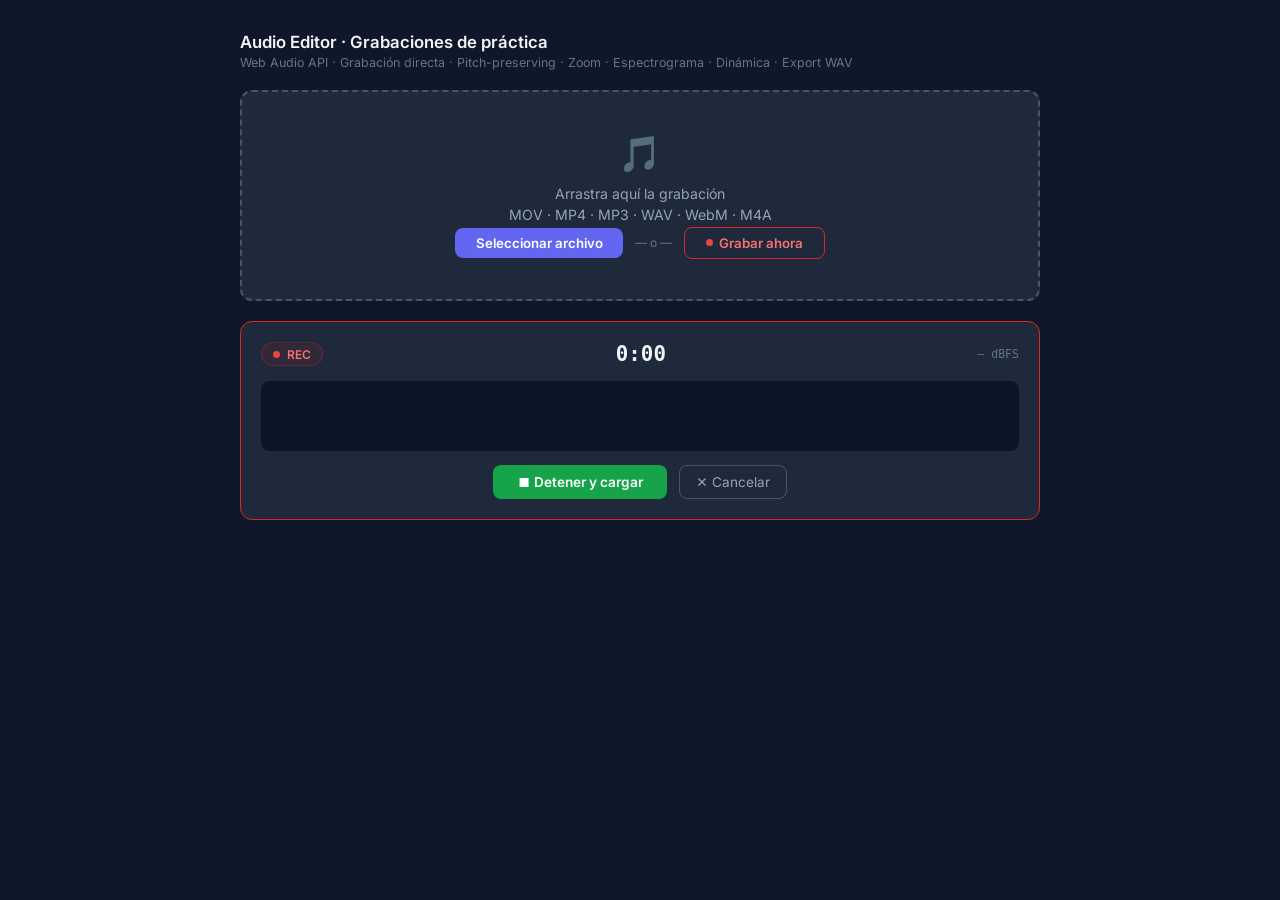
<file: test-waveform.html>
<!DOCTYPE html>
<html lang="es">
<head>
<meta charset="UTF-8">
<meta name="viewport" content="width=device-width, initial-scale=1.0">
<title>Audio Editor · Beethoven Op.10 No.1</title>
<style>
@import url('https://fonts.googleapis.com/css2?family=Inter:wght@400;500;600&display=swap');
*{margin:0;padding:0;box-sizing:border-box}
:root{
  --bg:#0f172a;--bg2:#1e293b;--bg3:#334155;--border:#475569;
  --muted:#64748b;--sec:#94a3b8;--text:#f1f5f9;
  --accent:#6366f1;--acc2:#818cf8;
  --green:#22c55e;--red:#ef4444;--amber:#f59e0b;--orange:#fb923c;
  --r:8px;
}
body{font-family:'Inter',system-ui,sans-serif;background:var(--bg);color:var(--text);
  min-height:100vh;display:flex;justify-content:center;padding:2rem 1.5rem 4rem;
  -webkit-font-smoothing:antialiased}
.container{width:100%;max-width:800px;display:flex;flex-direction:column;gap:1.25rem}
h1{font-size:1.05rem;font-weight:600}
.subtitle{font-size:.78rem;color:var(--muted);margin-top:.2rem}

/* Drop zone */
.drop-zone{background:var(--bg2);border:2px dashed var(--border);border-radius:12px;
  padding:2.5rem 2rem;text-align:center;cursor:pointer;transition:border-color .2s,background .2s}
.drop-zone:hover,.drop-zone.over{border-color:var(--accent);background:rgba(99,102,241,.05)}
.drop-icon{font-size:2.2rem;display:block;margin-bottom:.6rem}
.drop-zone p{font-size:.88rem;color:var(--sec);margin-bottom:.25rem}
.drop-hint{font-size:.73rem;color:var(--muted);margin-bottom:1.1rem}
.drop-actions{display:flex;gap:.75rem;justify-content:center;align-items:center;flex-wrap:wrap}
.select-btn{padding:.45rem 1.3rem;background:var(--accent);border:none;border-radius:var(--r);
  color:#fff;font-size:.83rem;font-weight:600;cursor:pointer;font-family:inherit;transition:background .15s}
.select-btn:hover{background:#4f46e5}
.divider{font-size:.75rem;color:var(--muted)}
.rec-btn-drop{padding:.45rem 1.3rem;background:transparent;border:1px solid #dc2626;
  border-radius:var(--r);color:#f87171;font-size:.83rem;font-weight:600;cursor:pointer;
  font-family:inherit;transition:all .15s;display:flex;align-items:center;gap:.4rem}
.rec-btn-drop:hover{background:rgba(220,38,38,.1);color:#ef4444;border-color:#ef4444}
.rec-dot-sm{width:7px;height:7px;border-radius:50%;background:#ef4444;
  animation:pulse-rec 1.2s ease-in-out infinite}
@keyframes pulse-rec{0%,100%{opacity:1;transform:scale(1)}50%{opacity:.5;transform:scale(.8)}}

/* Recording overlay */
.rec-overlay{background:var(--bg2);border:1px solid #dc2626;border-radius:12px;
  padding:1.25rem;display:flex;flex-direction:column;gap:.9rem}
.rec-header{display:flex;align-items:center;gap:.75rem}
.rec-badge{display:flex;align-items:center;gap:.4rem;font-size:.75rem;font-weight:600;
  color:#f87171;background:rgba(220,38,38,.1);border:1px solid rgba(220,38,38,.3);
  border-radius:20px;padding:.2rem .7rem}
.rec-timer{font-size:1.3rem;font-weight:600;font-family:monospace;color:var(--text);flex:1;text-align:center}
.rec-level{font-size:.72rem;font-family:monospace;color:var(--muted);min-width:60px;text-align:right}
.rec-canvas-wrap{background:#0b1628;border-radius:var(--r);overflow:hidden}
#recCanvas{display:block;width:100%;height:70px}
.rec-footer{display:flex;gap:.75rem;justify-content:center}
.rec-stop{padding:.5rem 1.5rem;background:#16a34a;border:none;border-radius:var(--r);
  color:#fff;font-size:.85rem;font-weight:600;cursor:pointer;font-family:inherit;transition:background .15s}
.rec-stop:hover{background:#15803d}
.rec-cancel{padding:.5rem 1rem;background:transparent;border:1px solid var(--border);
  border-radius:var(--r);color:var(--sec);font-size:.85rem;cursor:pointer;font-family:inherit;transition:all .15s}
.rec-cancel:hover{border-color:var(--red);color:var(--red)}

/* Editor card */
.editor{background:var(--bg2);border:1px solid var(--border);border-radius:12px;overflow:hidden}

/* File bar */
.file-bar{display:flex;align-items:center;justify-content:space-between;
  padding:.7rem 1.25rem;border-bottom:1px solid var(--border);gap:1rem;flex-wrap:wrap}
.file-info{display:flex;align-items:center;gap:.75rem;min-width:0;flex:1}
.file-name{font-size:.84rem;font-weight:500;overflow:hidden;text-overflow:ellipsis;white-space:nowrap}
.file-pills{display:flex;gap:.4rem;flex-shrink:0}
.pill{font-size:.68rem;padding:.18rem .55rem;background:var(--bg3);border-radius:20px;color:var(--sec);white-space:nowrap}
.pill.rec{background:rgba(220,38,38,.15);color:#f87171;border:1px solid rgba(220,38,38,.3)}
.file-actions{display:flex;gap:.5rem;flex-shrink:0}
.action-btn{padding:.28rem .8rem;background:var(--bg3);border:1px solid var(--border);
  border-radius:20px;color:var(--sec);font-size:.75rem;font-weight:500;cursor:pointer;
  font-family:inherit;transition:all .15s;white-space:nowrap}
.action-btn:hover{border-color:var(--acc2);color:var(--acc2)}
.action-btn.export{border-color:rgba(34,197,94,.4);color:var(--green)}
.action-btn.export:hover{background:rgba(34,197,94,.1);border-color:var(--green)}
.action-btn.rec-again{border-color:rgba(248,113,113,.4);color:#f87171}
.action-btn.rec-again:hover{background:rgba(220,38,38,.1);border-color:#f87171}

/* Wave area */
.wave-area{display:flex}
.wave-main{flex:1;min-width:0;display:flex;flex-direction:column}
.ruler-canvas{display:block;width:100%;height:20px;background:#0b1628}
.waveform-wrap{position:relative;cursor:crosshair;user-select:none;background:#0b1628}
#waveCanvas{display:block;width:100%;height:120px}
.overview-wrap{position:relative;cursor:pointer;user-select:none}
.overview-canvas{display:block;width:100%;height:28px;background:#0b1628}
.spec-section{border-top:1px solid var(--border);display:none}
.spec-section.visible{display:block}
.spec-header{display:flex;align-items:center;justify-content:space-between;
  padding:.3rem .8rem;background:#0b1628}
.spec-label{font-size:.62rem;font-weight:600;letter-spacing:.08em;text-transform:uppercase;color:var(--muted)}
.spec-hint{font-size:.62rem;color:var(--muted);font-style:italic}
.spec-canvas{display:block;width:100%;height:90px}
.meter-wrap{width:22px;flex-shrink:0;display:flex;flex-direction:column;background:#0b1628;
  border-left:1px solid var(--border);padding:20px 3px 28px}
.meter-canvas{display:block;width:16px;flex:1}

/* Markers */
.marker{position:absolute;top:0;bottom:0;width:2px;pointer-events:none;transform:translateX(-1px)}
.marker-a{background:rgba(34,197,94,.9);box-shadow:0 0 5px rgba(34,197,94,.4)}
.marker-b{background:rgba(245,158,11,.9);box-shadow:0 0 5px rgba(245,158,11,.4)}
.playhead-marker{background:rgba(255,255,255,.88);box-shadow:0 0 4px rgba(255,255,255,.3)}
.marker-label{position:absolute;top:0;pointer-events:none;transform:translateX(-1px)}
.marker-label-line{position:absolute;top:0;bottom:0;width:1px;background:rgba(250,204,21,.5)}
.marker-label-tag{position:absolute;top:2px;left:3px;font-size:10px;color:rgba(250,204,21,.9);
  background:rgba(15,23,42,.75);padding:1px 4px;border-radius:3px;white-space:nowrap}
.loading-overlay{position:absolute;inset:0;display:flex;align-items:center;justify-content:center;
  gap:.75rem;background:rgba(11,22,40,.88);font-size:.83rem;color:var(--sec)}
.spinner{width:16px;height:16px;border:2px solid var(--bg3);border-top-color:var(--accent);
  border-radius:50%;animation:spin .75s linear infinite}
@keyframes spin{to{transform:rotate(360deg)}}
.zoom-hint{position:absolute;top:4px;right:6px;font-size:.65rem;color:rgba(100,116,139,.6);
  pointer-events:none;font-family:monospace}

/* Controls */
.ctrl-row{display:flex;align-items:center;gap:.75rem;padding:.7rem 1.25rem;
  border-top:1px solid var(--border);flex-wrap:wrap}
.play-btn{width:36px;height:36px;border-radius:50%;border:none;background:var(--accent);
  color:#fff;font-size:.8rem;cursor:pointer;display:flex;align-items:center;justify-content:center;
  flex-shrink:0;transition:background .15s,transform .1s}
.play-btn:hover{background:#4f46e5}
.play-btn:active{transform:scale(.92)}
.progress-track{flex:1;height:4px;background:var(--bg3);border-radius:2px;cursor:pointer;min-width:80px}
.progress-fill{height:100%;background:var(--accent);border-radius:2px;width:0%;pointer-events:none}
.time-lbl{font-size:.7rem;font-family:monospace;color:var(--muted);white-space:nowrap;min-width:90px;text-align:right}

/* Section rows */
.section-row{display:flex;align-items:center;gap:.5rem;padding:.55rem 1.25rem;
  border-top:1px solid var(--border);flex-wrap:wrap}
.row-label{font-size:.62rem;font-weight:600;letter-spacing:.08em;text-transform:uppercase;
  color:var(--muted);min-width:62px;flex-shrink:0}
.row-hint{font-size:.67rem;color:var(--muted);font-style:italic}
.val-lbl{font-size:.75rem;font-family:monospace;color:var(--sec);min-width:32px}
.bpm-val{font-size:1.1rem;font-weight:600;color:var(--acc2);min-width:60px}
.speed-btn{padding:.25rem .7rem;background:var(--bg3);border:1px solid var(--border);
  border-radius:20px;color:var(--sec);font-size:.75rem;font-weight:500;cursor:pointer;
  transition:all .15s;font-family:inherit}
.speed-btn:hover{border-color:var(--accent);color:var(--acc2)}
.speed-btn.active{background:rgba(99,102,241,.2);border-color:var(--accent);color:var(--acc2)}
.toggle-label{display:flex;align-items:center;gap:.35rem;cursor:pointer;
  font-size:.75rem;color:var(--sec);user-select:none;margin-left:.25rem}
.toggle-label input{accent-color:var(--accent);cursor:pointer;width:13px;height:13px}
.loop-btn{padding:.25rem .7rem;background:var(--bg3);border:1px solid var(--border);
  border-radius:20px;color:var(--sec);font-size:.75rem;cursor:pointer;transition:all .15s;font-family:inherit}
.loop-btn:hover{border-color:var(--green);color:var(--green)}
.loop-btn.active{background:rgba(34,197,94,.15);border-color:var(--green);color:var(--green)}
.loop-btn.btn-a{border-color:rgba(34,197,94,.4)}
.loop-btn.btn-a.set{background:rgba(34,197,94,.15);border-color:var(--green);color:var(--green)}
.loop-btn.btn-b{border-color:rgba(245,158,11,.4)}
.loop-btn.btn-b.set{background:rgba(245,158,11,.15);border-color:var(--amber);color:var(--amber)}
.loop-times{font-size:.7rem;font-family:monospace;color:var(--muted);margin-left:.25rem}
.proc-btn{padding:.25rem .7rem;background:var(--bg3);border:1px solid var(--border);
  border-radius:20px;color:var(--sec);font-size:.75rem;cursor:pointer;transition:all .15s;font-family:inherit}
.proc-btn:hover{border-color:var(--acc2);color:var(--acc2)}
.proc-btn.active{background:rgba(99,102,241,.15);border-color:var(--accent);color:var(--acc2)}
input[type=range].gain-slider{width:90px;accent-color:var(--accent);cursor:pointer;height:4px}

/* AB History */
.ab-history-list{display:flex;gap:.4rem;flex-wrap:wrap;align-items:center}
.ab-hist-btn{padding:.2rem .6rem;background:var(--bg3);border:1px solid var(--border);
  border-radius:20px;color:var(--sec);font-size:.72rem;cursor:pointer;font-family:inherit;
  transition:all .15s;max-width:140px;overflow:hidden;text-overflow:ellipsis;white-space:nowrap}
.ab-hist-btn:hover{border-color:var(--amber);color:var(--amber);background:rgba(245,158,11,.1)}
.ab-empty{font-size:.7rem;color:var(--muted);font-style:italic}

/* Info card */
.info-card{background:var(--bg2);border:1px solid var(--border);border-radius:12px;padding:1.1rem 1.25rem}
.info-card h3{font-size:.62rem;font-weight:600;letter-spacing:.1em;text-transform:uppercase;
  color:var(--muted);margin-bottom:.9rem;display:flex;align-items:center;gap:.5rem}
.info-card h3::before{content:'';width:3px;height:.75em;background:var(--accent);border-radius:2px;display:inline-block}
.info-grid{display:grid;grid-template-columns:repeat(auto-fill,minmax(140px,1fr));gap:.65rem}
.info-row{display:flex;flex-direction:column;gap:.12rem}
.info-k{font-size:.62rem;color:var(--muted);text-transform:uppercase;letter-spacing:.06em}
.info-v{font-size:.88rem;font-weight:500}
.info-v.ok{color:var(--green)}
.kbd-hint{font-size:.65rem;color:var(--muted);padding:.4rem 1.25rem;
  border-top:1px solid var(--border);font-style:italic}

/* Goniometer overlay */
.gonio-wrap{position:absolute;bottom:8px;right:8px;width:120px;height:120px;
  border-radius:8px;overflow:hidden;border:1px solid rgba(99,102,241,.35);
  background:rgba(11,22,40,.85)}
#gonioCanvas{display:block;width:120px;height:120px}

/* LUFS badge */
.lufs-badge{font-size:.75rem;font-weight:600;font-family:monospace;
  padding:.15rem .5rem;background:rgba(34,211,238,.12);border:1px solid rgba(34,211,238,.3);
  border-radius:20px;color:rgba(34,211,238,.9);white-space:nowrap}

/* Takes panel */
.takes-panel{background:var(--bg2);border:1px solid var(--border);border-radius:12px;overflow:hidden}
.takes-header{display:flex;align-items:center;gap:.75rem;padding:.7rem 1.25rem;
  border-bottom:1px solid var(--border);flex-wrap:wrap}
.takes-title{font-size:.85rem;font-weight:600}
.takes-list{display:flex;flex-direction:column}
.takes-empty{font-size:.78rem;color:var(--muted);padding:1.1rem 1.25rem;text-align:center;font-style:italic}
.take-card{display:flex;align-items:center;gap:.75rem;padding:.5rem 1.25rem;
  border-bottom:1px solid rgba(71,85,105,.25);transition:background .15s}
.take-card:hover{background:rgba(99,102,241,.04)}
.take-swatch{width:4px;align-self:stretch;border-radius:2px;flex-shrink:0}
.take-info{min-width:0;width:120px;flex-shrink:0}
.take-name{font-size:.78rem;font-weight:500;overflow:hidden;text-overflow:ellipsis;white-space:nowrap}
.take-meta{font-size:.65rem;color:var(--muted)}
.take-wave{flex:1;height:44px;background:#0b1628;border-radius:4px;overflow:hidden;cursor:pointer}
.take-wave canvas{display:block;width:100%;height:44px}
.take-actions{display:flex;gap:.4rem;flex-shrink:0}

/* Semitone transpose buttons */
.semi-btn{padding:.22rem .55rem;background:var(--bg3);border:1px solid var(--border);
  border-radius:20px;color:var(--muted);font-size:.72rem;font-weight:500;cursor:pointer;
  transition:all .15s;font-family:monospace}
.semi-btn:hover{border-color:var(--acc2);color:var(--acc2)}
.semi-btn.active{background:rgba(99,102,241,.2);border-color:var(--accent);color:var(--acc2)}
.semi-btn.positive{border-color:rgba(34,211,238,.4);color:rgba(34,211,238,.8)}
.semi-btn.negative{border-color:rgba(251,146,60,.4);color:rgba(251,146,60,.8)}

/* Onset markers on waveform */
.onset-marker{position:absolute;top:0;bottom:0;width:1px;pointer-events:none;
  background:rgba(34,211,238,.55);transform:translateX(-.5px)}
.onset-triangle{position:absolute;top:0;left:-3px;width:0;height:0;
  border-left:3px solid transparent;border-right:3px solid transparent;
  border-top:5px solid rgba(34,211,238,.8)}

/* Pitch badge */
.pitch-badge{position:absolute;bottom:8px;left:8px;
  background:rgba(15,23,42,.85);border:1px solid rgba(99,102,241,.4);
  border-radius:8px;padding:.35rem .6rem;display:flex;align-items:center;gap:.5rem;
  backdrop-filter:blur(4px);pointer-events:none;min-width:110px}
.pitch-note{font-size:1rem;font-weight:700;font-family:monospace;color:#e2e8f0;min-width:36px}
.pitch-meter{width:50px;height:4px;background:var(--bg3);border-radius:2px;position:relative;overflow:hidden}
.pitch-needle{position:absolute;top:0;left:50%;width:2px;height:100%;
  background:var(--green);border-radius:1px;transform:translateX(-1px);transition:left .08s linear}
.pitch-cents{font-size:.68rem;font-family:monospace;color:var(--sec);min-width:30px;text-align:right}
</style>
</head>
<body>
<div class="container">

<div>
  <h1>Audio Editor · Grabaciones de práctica</h1>
  <p class="subtitle">Web Audio API · Grabación directa · Pitch-preserving · Zoom · Espectrograma · Dinámica · Export WAV</p>
</div>

<!-- Drop zone -->
<div class="drop-zone" id="dropZone">
  <input type="file" id="fileInput" accept="audio/*,video/*" hidden>
  <span class="drop-icon">🎵</span>
  <p>Arrastra aquí la grabación</p>
  <p class="drop-hint">MOV · MP4 · MP3 · WAV · WebM · M4A</p>
  <div class="drop-actions">
    <button class="select-btn" id="selectBtn">Seleccionar archivo</button>
    <span class="divider">—  o  —</span>
    <button class="rec-btn-drop" id="recBtnDrop">
      <span class="rec-dot-sm"></span>Grabar ahora
    </button>
  </div>
</div>

<!-- Recording overlay -->
<div class="rec-overlay" id="recOverlay" hidden>
  <div class="rec-header">
    <div class="rec-badge"><span class="rec-dot-sm"></span>REC</div>
    <span class="rec-timer" id="recTimer">0:00</span>
    <span class="rec-level" id="recLevelText">— dBFS</span>
  </div>
  <div class="rec-canvas-wrap">
    <canvas id="recCanvas"></canvas>
  </div>
  <div class="rec-footer">
    <button class="rec-stop" id="recStopBtn">⏹ Detener y cargar</button>
    <button class="rec-cancel" id="recCancelBtn">✕ Cancelar</button>
  </div>
</div>

<!-- Editor -->
<div class="editor" id="editor" hidden>

  <div class="file-bar">
    <div class="file-info">
      <span class="file-name" id="fileName">—</span>
      <div class="file-pills" id="fileStats"></div>
    </div>
    <div class="file-actions">
      <button class="action-btn rec-again" id="btnRecAgain" title="Nueva grabación">🎤 Grabar</button>
      <button class="action-btn export" id="btnExportClip" title="Exportar región A-B como WAV" disabled>↓ Clip</button>
      <button class="action-btn export" id="btnExportFull" title="Exportar completo como WAV">↓ WAV</button>
      <button class="action-btn" id="btnNewFile">+ Otro</button>
    </div>
  </div>

  <div class="wave-area">
    <div class="wave-main">
      <canvas id="rulerCanvas" class="ruler-canvas"></canvas>
      <div class="waveform-wrap" id="waveformWrap">
        <canvas id="waveCanvas"></canvas>
        <div class="marker playhead-marker" id="playheadEl" style="display:none;left:0"></div>
        <div class="marker marker-a" id="markerAEl" style="display:none;left:0"></div>
        <div class="marker marker-b" id="markerBEl" style="display:none;left:0"></div>
        <div id="labelMarkersWrap"></div>
        <div class="loading-overlay" id="loadingOverlay">
          <span class="spinner"></span>Decodificando audio…
        </div>
        <div class="zoom-hint" id="zoomHint">100%</div>
        <div class="gonio-wrap" id="gonioWrap" style="display:none">
          <canvas id="gonioCanvas"></canvas>
        </div>
        <div class="pitch-badge" id="pitchBadge" style="display:none">
          <span class="pitch-note" id="pitchNote">—</span>
          <div class="pitch-meter">
            <div class="pitch-needle" id="pitchNeedle"></div>
          </div>
          <span class="pitch-cents" id="pitchCents">0¢</span>
        </div>
      </div>
      <div class="overview-wrap" id="overviewWrap">
        <canvas id="overviewCanvas" class="overview-canvas"></canvas>
      </div>
      <div class="spec-section" id="specSection">
        <div class="spec-header">
          <span class="spec-label">Espectrograma</span>
          <span class="spec-hint">log 30–12000 Hz · actualiza al reproducir</span>
        </div>
        <canvas id="specCanvas" class="spec-canvas"></canvas>
      </div>
    </div>
    <div class="meter-wrap"><canvas id="meterCanvas" class="meter-canvas"></canvas></div>
  </div>

  <!-- Transport -->
  <div class="ctrl-row">
    <button class="play-btn" id="playBtn">▶</button>
    <div class="progress-track" id="progressTrack">
      <div class="progress-fill" id="progressFill"></div>
    </div>
    <span class="time-lbl" id="timeLbl">0:00 / 0:00</span>
  </div>

  <!-- Velocidad -->
  <div class="section-row">
    <span class="row-label">Velocidad</span>
    <button class="speed-btn" data-speed="0.5">0.5×</button>
    <button class="speed-btn" data-speed="0.6">0.6×</button>
    <button class="speed-btn" data-speed="0.75">0.75×</button>
    <button class="speed-btn" data-speed="0.85">0.85×</button>
    <button class="speed-btn active" data-speed="1">1×</button>
    <button class="speed-btn" data-speed="1.25">1.25×</button>
    <label class="toggle-label" title="Preservar tono al cambiar velocidad">
      <input type="checkbox" id="pitchLockCb" checked>
      <span>Preservar tono</span>
    </label>
  </div>

  <!-- Transpose -->
  <div class="section-row">
    <span class="row-label">Transpose</span>
    <button class="semi-btn" data-semi="-12">-12</button>
    <button class="semi-btn" data-semi="-7">-7</button>
    <button class="semi-btn" data-semi="-2">-2</button>
    <button class="semi-btn" data-semi="-1">-1</button>
    <button class="semi-btn active" data-semi="0">0</button>
    <button class="semi-btn" data-semi="+1">+1</button>
    <button class="semi-btn" data-semi="+2">+2</button>
    <button class="semi-btn" data-semi="+7">+7</button>
    <button class="semi-btn" data-semi="+12">+12</button>
    <span class="val-lbl" id="semiInfo" style="min-width:130px;color:var(--muted)">sin cambio</span>
  </div>

  <!-- Loop A-B -->
  <div class="section-row">
    <span class="row-label">Loop A-B</span>
    <button class="loop-btn btn-a" id="btnA">A</button>
    <button class="loop-btn btn-b" id="btnB">B</button>
    <button class="loop-btn" id="btnLoop" disabled>↺ Loop</button>
    <button class="loop-btn" id="btnClear" disabled style="opacity:.4">✕</button>
    <button class="proc-btn" id="btnZoomAB" title="Ajustar zoom a región A-B">⊡ Zoom A-B</button>
    <button class="proc-btn" id="btnSaveAB" title="Guardar región en historial">💾 Guardar</button>
    <span class="loop-times" id="loopTimes">A — · B —</span>
  </div>

  <!-- Historial A-B -->
  <div class="section-row" id="abHistoryRow">
    <span class="row-label">Historial</span>
    <div class="ab-history-list" id="abHistoryList">
      <span class="ab-empty">Sin regiones guardadas</span>
    </div>
  </div>

  <!-- Audio -->
  <div class="section-row">
    <span class="row-label">Audio</span>
    <span style="font-size:.7rem;color:var(--muted)">Ganancia</span>
    <input type="range" class="gain-slider" id="gainSlider" min="0.1" max="3" step="0.05" value="1">
    <span class="val-lbl" id="gainVal">1.0×</span>
    <button class="proc-btn" id="btnNormalize">⟳ Norm</button>
    <button class="proc-btn" id="btnEQ">Piano EQ</button>
    <button class="proc-btn" id="btnDyn">📈 Dinámica</button>
    <button class="proc-btn" id="btnSpec">Espectro</button>
    <button class="proc-btn" id="btnGonio">📡 Gonio</button>
    <button class="proc-btn" id="btnLUFS">⊿ LUFS</button>
    <span class="lufs-badge" id="lufsVal" style="display:none">—</span>
  </div>

  <!-- Noise Gate -->
  <div class="section-row">
    <span class="row-label">Gate</span>
    <span style="font-size:.7rem;color:var(--muted)">Umbral</span>
    <input type="range" class="gain-slider" id="gateThresh" min="-60" max="-5" step="1" value="-40" style="width:80px">
    <span class="val-lbl" id="gateThreshVal">−40 dB</span>
    <button class="proc-btn" id="btnApplyGate">Aplicar</button>
    <button class="proc-btn" id="btnUndoGate" disabled style="opacity:.4">↩ Deshacer</button>
    <span class="row-hint">silencia audio bajo el umbral · modifica el buffer permanentemente</span>
  </div>

  <!-- Auto-trim -->
  <div class="section-row">
    <span class="row-label">Herram.</span>
    <button class="proc-btn" id="btnAutoTrim">✂ Auto-trim</button>
    <span class="val-lbl" id="trimInfo" style="min-width:110px">—</span>
    <span class="row-hint">detecta inicio/fin de audio → ajusta región A-B automáticamente</span>
  </div>

  <!-- BPM + Marcadores -->
  <div class="section-row">
    <span class="row-label">BPM</span>
    <span class="bpm-val" id="bpmVal">—</span>
    <button class="proc-btn" id="btnBPM">Detectar</button>
    <span style="flex:1"></span>
    <span style="font-size:.7rem;color:var(--muted)">Marcadores:</span>
    <span class="val-lbl" id="markerCount">0</span>
    <button class="proc-btn" id="btnClearMarkers">Limpiar</button>
    <span class="row-hint" style="width:100%;margin-top:.1rem">Shift+clic añadir marcador · Clic derecho eliminar</span>
  </div>

  <!-- Onsets -->
  <div class="section-row">
    <span class="row-label">Onsets</span>
    <span style="font-size:.7rem;color:var(--muted)">Sens.</span>
    <input type="range" class="gain-slider" id="onsetSens" min="0.1" max="0.95" step="0.05" value="0.5" style="width:70px">
    <button class="proc-btn" id="btnDetectOnsets">⚡ Detectar</button>
    <button class="proc-btn" id="btnShowOnsets" disabled>Mostrar</button>
    <button class="proc-btn" id="btnClearOnsets" disabled style="opacity:.4">✕</button>
    <span class="val-lbl" id="onsetCount">—</span>
    <span class="row-hint">ataques de nota detectados automáticamente</span>
  </div>

  <!-- Pitch -->
  <div class="section-row">
    <span class="row-label">Tono</span>
    <button class="proc-btn" id="btnPitch">🎵 Detectar tono</button>
    <span class="row-hint">muestra nota + cents en tiempo real durante la reproducción</span>
  </div>

  <div class="kbd-hint">
    <b>Espacio</b> play/pause · <b>A</b>/<b>B</b> marcar loop · <b>L</b> loop ·
    <b>←→</b> ±5s · <b>+/-</b> zoom · <b>R</b> reset zoom · <b>Z</b> zoom a A-B · <b>Esc</b> limpiar loop
  </div>
</div>

<!-- Takes comparison panel -->
<div class="takes-panel" id="takesPanel" hidden>
  <div class="takes-header">
    <span class="takes-title">Comparar tomas</span>
    <span class="row-hint">arrastra grabaciones aquí o usa el botón · hasta 3 tomas</span>
    <input type="file" id="takesFileInput" accept="audio/*,video/*" hidden>
    <button class="action-btn" id="btnAddTake">+ Añadir toma</button>
  </div>
  <div class="takes-list" id="takesList">
    <div class="takes-empty">Aún no hay tomas añadidas</div>
  </div>
</div>

<div class="info-card" id="infoCard" hidden>
  <h3>Análisis del archivo</h3>
  <div class="info-grid" id="infoGrid"></div>
</div>

</div><!-- /container -->
<script>
// ─── Config ────────────────────────────────────────────────────────────────
const PEAK_RES   = 4096;
const LOG_MIN    = Math.log10(30);
const LOG_MAX    = Math.log10(12000);
const DYN_HOP_MS = 15;  // dynamics envelope hop size in ms

// ─── Spectrogram LUT ───────────────────────────────────────────────────────
const spectroLUT = (() => {
  const lut = new Uint8ClampedArray(256 * 3);
  for (let v = 0; v < 256; v++) {
    let r, g, b;
    if      (v <  40) { r=0;         g=0;             b=v*5; }
    else if (v <  80) { r=0;         g=(v-40)*6;      b=200; }
    else if (v < 130) { r=0;         g=255;           b=200-(v-80)*4; }
    else if (v < 190) { r=(v-130)*4; g=255;           b=0; }
    else              { r=255;       g=255-(v-190)*4; b=0; }
    lut[v*3]=r; lut[v*3+1]=g; lut[v*3+2]=b;
  }
  return lut;
})();

// ─── State ─────────────────────────────────────────────────────────────────
let audioCtx, audioBuffer, audioEl, mediaSource, gainNode, analyserNode;
let eqChain = [], peaks = null, dynamicsCurve = null, peakAmp = 1, blobUrl = null;

let viewStart = 0, viewEnd = 1;
let isDragging = false, dragMoved = false, dragStartX = 0, dragViewS = 0, dragViewE = 1;
let isPlaying = false, speed = 1, gainVal = 1, pitchLock = true, eqEnabled = false;
let showSpec = false, showDyn = false;
let loopA = null, loopB = null, loopEnabled = false;
let markers = [], markerIdCtr = 0;
let peakHold = -Infinity, peakHoldAt = 0;
let specOffset = 0, lastTs = null, animId = null;
let abHistory = [];  // [{name, a, b}]
let onsetMarkers = [], showOnsets = false;
let pitchEnabled = false, lastPitchFrame = 0;
let pitchShift = 0;        // semitones
let originalBuffer = null; // saved before destructive ops
let takes = [], takeIdCtr = 0;
let stereoL = null, stereoR = null, showGonio = false;
const TAKE_COLORS = ['#fb923c','#34d399','#f472b6','#60a5fa'];

// Recording state
let recStream = null, recRecorder = null, recChunks = [], recStartTime = null;
let recAnimId = null, recMonSrc = null, recMonAnalyser = null;
let isRecording = false;

// ─── DOM ───────────────────────────────────────────────────────────────────
const $ = id => document.getElementById(id);
const dropZone       = $('dropZone');
const fileInput      = $('fileInput');
const recOverlay     = $('recOverlay');
const editor         = $('editor');
const loadingOverlay = $('loadingOverlay');
const rulerCanvas    = $('rulerCanvas');
const waveCanvas     = $('waveCanvas');
const waveformWrap   = $('waveformWrap');
const overviewCanvas = $('overviewCanvas');
const specSection    = $('specSection');
const specCanvas     = $('specCanvas');
const meterCanvas    = $('meterCanvas');
const playheadEl     = $('playheadEl');
const markerAEl      = $('markerAEl');
const markerBEl      = $('markerBEl');
const labelWrap      = $('labelMarkersWrap');
const playBtn        = $('playBtn');
const progressFill   = $('progressFill');
const progressTrack  = $('progressTrack');
const timeLbl        = $('timeLbl');
const gainSlider     = $('gainSlider');
const gainValEl      = $('gainVal');
const btnA           = $('btnA');
const btnB           = $('btnB');
const btnLoop        = $('btnLoop');
const btnClear       = $('btnClear');
const loopTimesEl    = $('loopTimes');
const bpmValEl       = $('bpmVal');
const markerCountEl  = $('markerCount');
const infoCard       = $('infoCard');
const infoGrid       = $('infoGrid');
const zoomHint       = $('zoomHint');

// ─── File input ─────────────────────────────────────────────────────────────
$('selectBtn').addEventListener('click', () => fileInput.click());
dropZone.addEventListener('click', e => {
  if (!['selectBtn','recBtnDrop'].includes(e.target.id)) fileInput.click();
});
fileInput.addEventListener('change', e => e.target.files[0] && loadFile(e.target.files[0]));
dropZone.addEventListener('dragover', e => { e.preventDefault(); dropZone.classList.add('over'); });
dropZone.addEventListener('dragleave', () => dropZone.classList.remove('over'));
dropZone.addEventListener('drop', e => {
  e.preventDefault(); dropZone.classList.remove('over');
  e.dataTransfer.files[0] && loadFile(e.dataTransfer.files[0]);
});
$('btnNewFile').addEventListener('click', () => {
  stopPlayback(); editor.hidden = true; infoCard.hidden = true;
  dropZone.style.display = ''; recOverlay.hidden = true;
});

// ─── Recording ──────────────────────────────────────────────────────────────
$('recBtnDrop').addEventListener('click', () => startRecording());
$('btnRecAgain').addEventListener('click', () => {
  stopPlayback(); editor.hidden = true; startRecording();
});
$('recStopBtn').addEventListener('click', () => finishRecording());
$('recCancelBtn').addEventListener('click', () => cancelRecording());

async function startRecording() {
  try {
    recStream = await navigator.mediaDevices.getUserMedia({ audio: true, video: false });
  } catch (e) {
    alert('Sin acceso al micrófono: ' + e.message); return;
  }

  if (!audioCtx) audioCtx = new (window.AudioContext || window.webkitAudioContext)();
  if (audioCtx.state === 'suspended') await audioCtx.resume();

  // Monitor analyser (not connected to destination — no feedback)
  recMonSrc = audioCtx.createMediaStreamSource(recStream);
  recMonAnalyser = audioCtx.createAnalyser();
  recMonAnalyser.fftSize = 1024;
  recMonAnalyser.smoothingTimeConstant = 0.5;
  recMonSrc.connect(recMonAnalyser);

  // MediaRecorder
  const mime = MediaRecorder.isTypeSupported('audio/webm;codecs=opus')
    ? 'audio/webm;codecs=opus'
    : MediaRecorder.isTypeSupported('audio/webm') ? 'audio/webm' : 'audio/ogg';
  recRecorder = new MediaRecorder(recStream, { mimeType: mime });
  recChunks = [];
  recRecorder.ondataavailable = e => { if (e.data.size > 0) recChunks.push(e.data); };
  recRecorder.onstop = processRecording;
  recRecorder.start(100);

  recStartTime = Date.now();
  isRecording = true;
  dropZone.style.display = 'none';
  recOverlay.hidden = false;

  // Resize rec canvas
  const dpr = window.devicePixelRatio || 1;
  const cw = $('recCanvas').parentElement.clientWidth;
  $('recCanvas').width  = cw * dpr;
  $('recCanvas').height = 70 * dpr;
  $('recCanvas').style.width = cw + 'px';
  $('recCanvas').style.height = '70px';

  animateRec();
  tickRecTimer();
}

function animateRec() {
  if (!isRecording) return;
  const canvas = $('recCanvas');
  const ctx = canvas.getContext('2d');
  const dpr = window.devicePixelRatio || 1;
  const W = canvas.width, H = canvas.height;

  ctx.clearRect(0, 0, W, H);
  ctx.fillStyle = '#0b1628'; ctx.fillRect(0, 0, W, H);

  if (recMonAnalyser) {
    // Oscilloscope
    const td = new Uint8Array(recMonAnalyser.fftSize);
    recMonAnalyser.getByteTimeDomainData(td);
    ctx.strokeStyle = '#818cf8'; ctx.lineWidth = 1.5 * dpr; ctx.beginPath();
    for (let i = 0; i < td.length; i++) {
      const x = i / td.length * W;
      const y = (td[i] / 128 - 1) * H * 0.4 + H / 2;
      i === 0 ? ctx.moveTo(x, y) : ctx.lineTo(x, y);
    }
    ctx.stroke();

    // RMS level
    let sum = 0;
    for (let i = 0; i < td.length; i++) { const v = (td[i]-128)/128; sum += v*v; }
    const rms = Math.sqrt(sum / td.length);
    const db = rms > 0 ? (20 * Math.log10(rms)).toFixed(1) : '—';
    $('recLevelText').textContent = db + ' dBFS';
  }

  recAnimId = requestAnimationFrame(animateRec);
}

function tickRecTimer() {
  if (!isRecording) return;
  $('recTimer').textContent = fmt((Date.now() - recStartTime) / 1000);
  setTimeout(tickRecTimer, 500);
}

function finishRecording() {
  if (recRecorder && recRecorder.state !== 'inactive') recRecorder.stop();
  recStream?.getTracks().forEach(t => t.stop());
  isRecording = false; cancelAnimationFrame(recAnimId);
}

function cancelRecording() {
  isRecording = false; cancelAnimationFrame(recAnimId);
  if (recRecorder && recRecorder.state !== 'inactive') {
    recRecorder.onstop = null; recRecorder.stop();
  }
  recStream?.getTracks().forEach(t => t.stop());
  cleanupRecNodes();
  recOverlay.hidden = true;
  dropZone.style.display = '';
}

async function processRecording() {
  cleanupRecNodes();
  recOverlay.hidden = true;
  const mime = recChunks[0]?.type || 'audio/webm';
  const blob = new Blob(recChunks, { type: mime });
  const ts   = new Date().toISOString().slice(0,19).replace('T','_').replace(/:/g,'-');
  const ext  = mime.includes('ogg') ? 'ogg' : 'webm';
  const name = `grabacion_${ts}.${ext}`;
  const file = new File([blob], name, { type: mime });
  await loadFile(file);
  // Notify parent app so it can offer to save the recording
  if (window.parent !== window) {
    window.parent.postMessage({ type: 'recording-done', blob, name }, '*');
  }
}

function cleanupRecNodes() {
  try { recMonSrc?.disconnect(); recMonAnalyser?.disconnect(); } catch {}
  recMonSrc = null; recMonAnalyser = null;
}

// ─── Load & decode ──────────────────────────────────────────────────────────
async function loadFile(file) {
  stopPlayback();
  if (blobUrl) { URL.revokeObjectURL(blobUrl); blobUrl = null; }
  if (mediaSource) { try { mediaSource.disconnect(); } catch {} mediaSource = null; }
  if (audioEl) { audioEl.pause(); audioEl.src = ''; audioEl = null; }

  const isRec = file.name.startsWith('grabacion_');
  $('fileName').textContent = file.name;
  $('fileStats').innerHTML =
    `<span class="pill${isRec?' rec':''}">${isRec?'🎤 ':''}${(file.size/1024/1024).toFixed(1)} MB</span>` +
    `<span class="pill">${fmt2type(file.type)}</span>`;

  dropZone.style.display = 'none';
  editor.hidden = false;
  loadingOverlay.style.display = 'flex';
  infoCard.hidden = true; peaks = null; dynamicsCurve = null;

  try {
    if (!audioCtx) audioCtx = new (window.AudioContext || window.webkitAudioContext)();

    const t0 = performance.now();
    const arrayBuf = await file.arrayBuffer();
    audioBuffer = await audioCtx.decodeAudioData(arrayBuf);
    const decMs = Math.round(performance.now() - t0);

    peakAmp = 0;
    const ch0 = audioBuffer.getChannelData(0);
    for (let i = 0; i < ch0.length; i++) { const a = Math.abs(ch0[i]); if (a > peakAmp) peakAmp = a; }

    blobUrl = URL.createObjectURL(file);
    audioEl = new Audio();
    audioEl.crossOrigin = 'anonymous';
    audioEl.src = blobUrl;
    applyCurrentRate();
    audioEl.addEventListener('ended', () => { if (!loopEnabled) stopPlayback(true); });

    gainNode     = audioCtx.createGain(); gainNode.gain.value = gainVal;
    analyserNode = audioCtx.createAnalyser();
    analyserNode.fftSize = 2048; analyserNode.smoothingTimeConstant = 0.75;

    const lp  = audioCtx.createBiquadFilter(); lp.type='highpass'; lp.frequency.value=60; lp.Q.value=0.7;
    const mid = audioCtx.createBiquadFilter(); mid.type='peaking'; mid.frequency.value=900; mid.Q.value=0.8; mid.gain.value=3;
    const hi  = audioCtx.createBiquadFilter(); hi.type='highshelf'; hi.frequency.value=6000; hi.gain.value=4;
    const comp = audioCtx.createDynamicsCompressor();
    comp.threshold.value=-18; comp.knee.value=8; comp.ratio.value=3; comp.release.value=0.25;
    eqChain = [lp, mid, hi, comp];

    mediaSource = audioCtx.createMediaElementSource(audioEl);
    mediaSource.connect(gainNode);
    rebuildGraph();
    setupStereoAnalysers();

    viewStart=0; viewEnd=1;
    loopA=loopB=null; loopEnabled=false;
    markers=[]; updateMarkerCount();
    peakHold=-Infinity; specOffset=0; clearSpec();
    btnA.classList.remove('set'); btnB.classList.remove('set');
    btnLoop.disabled=true; btnLoop.classList.remove('active');
    btnClear.disabled=true; btnClear.style.opacity='.4';
    loopTimesEl.textContent='A — · B —'; bpmValEl.textContent='—';
    $('btnExportClip').disabled=true;
    zoomHint.textContent='100%';

    resizeCanvases();
    peaks = computePeaks();
    dynamicsCurve = computeDynamics();
    redrawAll();

    loadingOverlay.style.display = 'none';
    playheadEl.style.display = 'block';
    showInfo(file, audioBuffer, decMs);
    setTimeout(detectBPM, 100);

  } catch(err) {
    loadingOverlay.innerHTML = `<span style="color:var(--red)">❌ ${err.message}</span>`;
  }
}

function fmt2type(t) {
  if (!t) return '?';
  const m = { 'audio/webm':'WebM','audio/ogg':'OGG','audio/mpeg':'MP3',
    'audio/wav':'WAV','audio/mp4':'M4A','video/quicktime':'MOV','video/mp4':'MP4' };
  return m[t] || t.split('/')[1]?.toUpperCase() || t;
}

// ─── Audio graph ────────────────────────────────────────────────────────────
function rebuildGraph() {
  try { gainNode.disconnect(); } catch {}
  eqChain.forEach(n => { try { n.disconnect(); } catch {} });
  try { analyserNode.disconnect(); } catch {}
  if (eqEnabled) {
    gainNode.connect(eqChain[0]);
    for (let i=0;i<eqChain.length-1;i++) eqChain[i].connect(eqChain[i+1]);
    eqChain[eqChain.length-1].connect(analyserNode);
  } else {
    gainNode.connect(analyserNode);
  }
  analyserNode.connect(audioCtx.destination);
}

// ─── Peaks ──────────────────────────────────────────────────────────────────
function computePeaks() {
  const len=audioBuffer.length, nch=audioBuffer.numberOfChannels;
  const step=Math.max(1,Math.floor(len/PEAK_RES));
  const chs=Array.from({length:nch},(_,c)=>audioBuffer.getChannelData(c));
  const out=new Array(PEAK_RES);
  for (let i=0;i<PEAK_RES;i++) {
    let mn=0,mx=0; const base=Math.floor(i/PEAK_RES*len);
    for (let j=0;j<step&&base+j<len;j++) for (let c=0;c<nch;c++) {
      const s=chs[c][base+j]; if(s<mn)mn=s; if(s>mx)mx=s;
    }
    out[i]={min:mn,max:mx};
  }
  return out;
}

// ─── Dynamics curve ──────────────────────────────────────────────────────────
function computeDynamics() {
  if (!audioBuffer) return null;
  const data=audioBuffer.getChannelData(0);
  const sr=audioBuffer.sampleRate;
  const hop=Math.floor(sr*DYN_HOP_MS/1000);
  const len=Math.floor(data.length/hop);
  const raw=new Float32Array(len);

  for (let i=0;i<len;i++) {
    let s=0; const base=i*hop;
    for (let j=0;j<hop&&base+j<data.length;j++) { const v=data[base+j]; s+=v*v; }
    raw[i]=Math.sqrt(s/hop);
  }

  // Smooth with 7-tap box filter
  const out=new Float32Array(len);
  const R=7;
  for (let i=0;i<len;i++) {
    let sum=0,cnt=0;
    for (let j=Math.max(0,i-R);j<=Math.min(len-1,i+R);j++) { sum+=raw[j]; cnt++; }
    out[i]=sum/cnt;
  }
  return out;
}

// ─── Resize canvases ────────────────────────────────────────────────────────
function resizeCanvases() {
  const dpr=window.devicePixelRatio||1;
  const w=waveformWrap.clientWidth;
  [[rulerCanvas,20],[waveCanvas,120],[overviewCanvas,28],[specCanvas,90]].forEach(([el,h])=>{
    el.width=w*dpr; el.height=h*dpr;
    el.style.width=w+'px'; el.style.height=h+'px';
  });
  const mh=meterCanvas.parentElement.clientHeight-48;
  meterCanvas.width=16*dpr; meterCanvas.height=Math.max(1,mh)*dpr;
  meterCanvas.style.width='16px'; meterCanvas.style.height=Math.max(1,mh)+'px';
}

// ─── Draw ruler ─────────────────────────────────────────────────────────────
function drawRuler() {
  if (!audioBuffer) return;
  const dpr=window.devicePixelRatio||1;
  const ctx=rulerCanvas.getContext('2d');
  const W=rulerCanvas.width,H=rulerCanvas.height;
  const dur=audioBuffer.duration;
  const visS=viewStart*dur,visE=viewEnd*dur,visDur=visE-visS;
  ctx.clearRect(0,0,W,H); ctx.fillStyle='#0b1628'; ctx.fillRect(0,0,W,H);

  const nice=[0.05,0.1,0.25,0.5,1,2,5,10,15,30,60,120,300];
  const tick=nice.find(n=>n>=visDur/7)||300;
  const showMs=visDur<4;

  ctx.font=`${9*dpr}px monospace`; ctx.textBaseline='middle';
  const start=Math.ceil(visS/tick)*tick;
  for (let t=start;t<=visE+0.001;t+=tick) {
    const x=((t-visS)/visDur)*W;
    ctx.fillStyle='rgba(71,85,105,.7)'; ctx.fillRect(x,H-5*dpr,dpr,5*dpr);
    ctx.fillStyle='rgba(100,116,139,.85)';
    ctx.fillText(showMs?fmtMs(t):fmt(t), x+2*dpr, H/2);
  }
}

// ─── Draw waveform ──────────────────────────────────────────────────────────
function drawWaveform() {
  if (!peaks) return;
  const dpr=window.devicePixelRatio||1;
  const ctx=waveCanvas.getContext('2d');
  const W=waveCanvas.width,H=waveCanvas.height,mid=H/2;
  const span=viewEnd-viewStart;
  const curFrac=audioEl?audioEl.currentTime/(audioBuffer.duration||1):0;
  const curX=((curFrac-viewStart)/span)*W;

  ctx.clearRect(0,0,W,H);
  ctx.strokeStyle='rgba(99,102,241,.1)'; ctx.lineWidth=1;
  ctx.beginPath(); ctx.moveTo(0,mid); ctx.lineTo(W,mid); ctx.stroke();

  // Loop region
  if (loopA!==null&&loopB!==null) {
    const la=((loopA/audioBuffer.duration)-viewStart)/span;
    const lb=((loopB/audioBuffer.duration)-viewStart)/span;
    if (la<1&&lb>0) {
      ctx.fillStyle='rgba(99,102,241,.08)';
      ctx.fillRect(Math.max(0,la*W),0,(Math.min(1,lb)-Math.max(0,la))*W,H);
    }
  }

  ctx.lineWidth=Math.max(dpr,1); ctx.lineCap='round';

  // Unplayed
  ctx.beginPath(); ctx.strokeStyle='#1e3a5f';
  for (let i=Math.floor(curX);i<W;i++) {
    const p=peaks[Math.min(Math.floor((viewStart+i/W*span)*PEAK_RES),PEAK_RES-1)];
    ctx.moveTo(i+.5,(1+p.min)*mid); ctx.lineTo(i+.5,Math.max((1+p.max)*mid,(1+p.min)*mid+dpr));
  }
  ctx.stroke();
  // Played
  if (curX>0) {
    ctx.beginPath(); ctx.strokeStyle='#818cf8';
    for (let i=0;i<Math.ceil(curX);i++) {
      const p=peaks[Math.min(Math.floor((viewStart+i/W*span)*PEAK_RES),PEAK_RES-1)];
      ctx.moveTo(i+.5,(1+p.min)*mid); ctx.lineTo(i+.5,Math.max((1+p.max)*mid,(1+p.min)*mid+dpr));
    }
    ctx.stroke();
  }

  // ── Dynamics curve overlay ──────────────────────────────────────────────
  if (showDyn && dynamicsCurve) {
    const dlen=dynamicsCurve.length;
    const maxVal=dynamicsCurve.reduce((m,v)=>v>m?v:m,0)||1;
    ctx.lineWidth=1.5*dpr;

    // Top curve (positive)
    ctx.strokeStyle='rgba(251,146,60,.65)'; ctx.beginPath();
    for (let i=0;i<W;i++) {
      const idx=Math.min(Math.floor((viewStart+i/W*span)*dlen),dlen-1);
      const y=mid-(dynamicsCurve[idx]/maxVal)*mid*0.92;
      i===0?ctx.moveTo(i,y):ctx.lineTo(i,y);
    }
    ctx.stroke();
    // Bottom mirror
    ctx.strokeStyle='rgba(251,146,60,.35)'; ctx.beginPath();
    for (let i=0;i<W;i++) {
      const idx=Math.min(Math.floor((viewStart+i/W*span)*dlen),dlen-1);
      const y=mid+(dynamicsCurve[idx]/maxVal)*mid*0.92;
      i===0?ctx.moveTo(i,y):ctx.lineTo(i,y);
    }
    ctx.stroke();
  }

  // Onset markers
  if (showOnsets && onsetMarkers.length) {
    ctx.lineWidth=dpr; ctx.strokeStyle='rgba(34,211,238,.5)';
    ctx.beginPath();
    onsetMarkers.forEach(o=>{
      const xf=(o.time/audioBuffer.duration-viewStart)/span;
      if (xf<0||xf>1) return;
      const x=xf*W;
      ctx.moveTo(x,0); ctx.lineTo(x,H);
    });
    ctx.stroke();
    // Triangles at top
    ctx.fillStyle='rgba(34,211,238,.75)';
    onsetMarkers.forEach(o=>{
      const xf=(o.time/audioBuffer.duration-viewStart)/span;
      if (xf<0||xf>1) return;
      const x=xf*W;
      ctx.beginPath(); ctx.moveTo(x-3,0); ctx.lineTo(x+3,0); ctx.lineTo(x,6); ctx.fill();
    });
  }

  // Label markers
  markers.forEach(m=>{
    const xf=(m.time/audioBuffer.duration-viewStart)/span;
    if (xf<0||xf>1) return;
    const x=xf*W;
    ctx.strokeStyle='rgba(250,204,21,.5)'; ctx.lineWidth=dpr;
    ctx.setLineDash([3*dpr,3*dpr]);
    ctx.beginPath(); ctx.moveTo(x,0); ctx.lineTo(x,H); ctx.stroke();
    ctx.setLineDash([]);
  });
}

// ─── Draw overview ──────────────────────────────────────────────────────────
function drawOverview() {
  if (!peaks) return;
  const ctx=overviewCanvas.getContext('2d');
  const W=overviewCanvas.width,H=overviewCanvas.height,mid=H/2;
  ctx.clearRect(0,0,W,H); ctx.fillStyle='#0b1628'; ctx.fillRect(0,0,W,H);
  ctx.strokeStyle='#334155'; ctx.lineWidth=1; ctx.beginPath();
  for (let i=0;i<W;i++) {
    const p=peaks[Math.min(Math.floor(i/W*PEAK_RES),PEAK_RES-1)];
    ctx.moveTo(i+.5,(1+p.min)*mid); ctx.lineTo(i+.5,Math.max((1+p.max)*mid,(1+p.min)*mid+1));
  }
  ctx.stroke();
  ctx.fillStyle='rgba(99,102,241,.12)'; ctx.fillRect(viewStart*W,0,(viewEnd-viewStart)*W,H);
  ctx.strokeStyle='rgba(99,102,241,.5)'; ctx.lineWidth=1;
  ctx.strokeRect(viewStart*W+.5,.5,(viewEnd-viewStart)*W-1,H-1);
  if (audioEl) {
    const px=audioEl.currentTime/(audioBuffer?.duration||1)*W;
    ctx.strokeStyle='rgba(255,255,255,.5)'; ctx.lineWidth=1;
    ctx.beginPath(); ctx.moveTo(px,0); ctx.lineTo(px,H); ctx.stroke();
  }
}

// ─── Spectrogram ────────────────────────────────────────────────────────────
function clearSpec() {
  const ctx=specCanvas.getContext('2d');
  if (specCanvas.width>0&&specCanvas.height>0) {
    ctx.fillStyle='#000'; ctx.fillRect(0,0,specCanvas.width,specCanvas.height);
  }
}
function advanceSpec(dt) {
  if (!analyserNode||!showSpec||!isPlaying) return;
  specOffset+=(specCanvas.width/(audioBuffer.duration))*dt*speed;
  while (specOffset>=1) { drawSpecColumn(); specOffset-=1; }
}
function drawSpecColumn() {
  const ctx=specCanvas.getContext('2d');
  const W=specCanvas.width,H=specCanvas.height;
  if (!W||!H) return;
  ctx.drawImage(specCanvas,-1,0);
  const freqData=new Uint8Array(analyserNode.frequencyBinCount);
  analyserNode.getByteFrequencyData(freqData);
  const sr=audioCtx.sampleRate;
  const img=ctx.createImageData(1,H);
  for (let y=0;y<H;y++) {
    const lf=LOG_MAX-(y/H)*(LOG_MAX-LOG_MIN);
    const bin=Math.min(Math.round(Math.pow(10,lf)/sr*analyserNode.fftSize),freqData.length-1);
    const v=freqData[bin];
    const i=y*4; img.data[i]=spectroLUT[v*3]; img.data[i+1]=spectroLUT[v*3+1];
    img.data[i+2]=spectroLUT[v*3+2]; img.data[i+3]=255;
  }
  ctx.putImageData(img,W-1,0);
}

// ─── Level meter ────────────────────────────────────────────────────────────
function drawMeter() {
  if (!analyserNode) return;
  const ctx=meterCanvas.getContext('2d');
  const W=meterCanvas.width,H=meterCanvas.height;
  ctx.clearRect(0,0,W,H); ctx.fillStyle='#0b1628'; ctx.fillRect(0,0,W,H);
  const td=new Uint8Array(analyserNode.fftSize);
  analyserNode.getByteTimeDomainData(td);
  let sum=0;
  for (let i=0;i<td.length;i++) { const v=(td[i]-128)/128; sum+=v*v; }
  const rms=Math.sqrt(sum/td.length);
  const db=rms>0?20*Math.log10(rms):-Infinity;
  const barH=((Math.max(-48,Math.min(0,db))+48)/48)*H;
  const grad=ctx.createLinearGradient(0,H,0,0);
  grad.addColorStop(0,'#16a34a'); grad.addColorStop(0.7,'#eab308'); grad.addColorStop(0.9,'#ef4444');
  ctx.fillStyle=grad; ctx.fillRect(2,H-barH,W-4,barH);
  const now=performance.now()/1000;
  if (db>peakHold) { peakHold=db; peakHoldAt=now; }
  else if (now-peakHoldAt>2) { peakHold=db; peakHoldAt=now; }
  const py=H-((Math.max(-48,Math.min(0,peakHold))+48)/48)*H;
  ctx.fillStyle='rgba(255,255,255,.7)'; ctx.fillRect(2,py,W-4,2);
  [-12,-24,-36].forEach(d=>{ const y=H-((d+48)/48)*H; ctx.fillStyle='rgba(71,85,105,.5)'; ctx.fillRect(0,y,W,1); });
}

// ─── Playback ───────────────────────────────────────────────────────────────
playBtn.addEventListener('click', () => isPlaying ? stopPlayback() : startPlayback());

async function startPlayback() {
  if (!audioEl) return;
  if (audioCtx.state==='suspended') await audioCtx.resume();
  audioEl.play().catch(()=>{});
  isPlaying=true; playBtn.textContent='⏸';
  lastTs=null; animId=requestAnimationFrame(animLoop);
}
function stopPlayback(ended=false) {
  if (audioEl && !ended) audioEl.pause();
  isPlaying=false; playBtn.textContent='▶'; cancelAnimationFrame(animId);
  if (ended) { audioEl.currentTime=0; redrawAll(); updateTransport(); }
}
function animLoop(ts) {
  if (!isPlaying) return;
  const dt=lastTs?(ts-lastTs)/1000:0; lastTs=ts;
  if (loopEnabled&&loopB!==null&&audioEl.currentTime>=loopB) audioEl.currentTime=loopA||0;
  redrawAll(); updateTransport(); advanceSpec(dt); drawMeter();
  if (showGonio) drawGoniometer();
  takes.forEach(drawTakeWaveform);
  if (pitchEnabled) updatePitch();
  animId=requestAnimationFrame(animLoop);
}
function updateTransport() {
  if (!audioEl||!audioBuffer) return;
  const cur=audioEl.currentTime,dur=audioBuffer.duration,pct=cur/dur;
  progressFill.style.width=Math.min(pct*100,100)+'%';
  timeLbl.textContent=`${fmt(cur)} / ${fmt(dur)}`;
  const cssW=waveformWrap.clientWidth;
  const x=((cur/dur)-viewStart)/(viewEnd-viewStart)*cssW;
  playheadEl.style.left=Math.max(0,Math.min(cssW,x))+'px';
  playheadEl.style.display=(x>=-2&&x<=cssW+2)?'block':'none';
}

// ─── Zoom ────────────────────────────────────────────────────────────────────
function zoomAt(pivot,factor) {
  const span=viewEnd-viewStart,ns=Math.max(0.004,Math.min(1,span*factor));
  viewStart=pivot-(pivot-viewStart)*(ns/span);
  viewEnd  =pivot+(viewEnd-pivot)  *(ns/span);
  if (viewStart<0) { viewEnd-=viewStart; viewStart=0; }
  if (viewEnd  >1) { viewStart-=(viewEnd-1); viewEnd=1; }
  viewStart=Math.max(0,viewStart); viewEnd=Math.min(1,viewEnd);
  zoomHint.textContent=Math.round(1/(viewEnd-viewStart)*100)+'%';
  redrawAll(); updateLoopMarkers(); updateLabelMarkers();
}

waveCanvas.addEventListener('wheel',e=>{
  e.preventDefault(); if (!audioBuffer) return;
  const r=waveCanvas.getBoundingClientRect();
  zoomAt(viewStart+((e.clientX-r.left)/r.width)*(viewEnd-viewStart), e.deltaY>0?1.35:0.74);
},{passive:false});

waveCanvas.addEventListener('mousedown',e=>{
  if (e.shiftKey) return;
  isDragging=true; dragMoved=false; dragStartX=e.clientX; dragViewS=viewStart; dragViewE=viewEnd;
});
waveCanvas.addEventListener('mousemove',e=>{
  if (!isDragging) return;
  if (Math.abs(e.clientX-dragStartX)>4) dragMoved=true;
  if (dragMoved) {
    const span=dragViewE-dragViewS,shift=-(e.clientX-dragStartX)/waveformWrap.clientWidth*span;
    viewStart=Math.max(0,Math.min(1-span,dragViewS+shift)); viewEnd=viewStart+span;
    redrawAll(); updateLoopMarkers(); updateLabelMarkers();
  }
});
waveCanvas.addEventListener('mouseup',e=>{
  if (!isDragging) return; isDragging=false;
  if (!dragMoved&&!e.shiftKey&&audioBuffer) {
    const r=waveCanvas.getBoundingClientRect();
    seekToFrac(Math.max(0,Math.min(1,viewStart+((e.clientX-r.left)/r.width)*(viewEnd-viewStart))));
  }
});
waveCanvas.addEventListener('mouseleave',()=>isDragging=false);

waveCanvas.addEventListener('click',e=>{
  if (!e.shiftKey||!audioBuffer) return;
  const r=waveCanvas.getBoundingClientRect();
  const time=(viewStart+((e.clientX-r.left)/r.width)*(viewEnd-viewStart))*audioBuffer.duration;
  const label=prompt('Etiqueta:',fmt(time));
  if (label!==null) addMarker(time,label||fmt(time));
});
waveCanvas.addEventListener('contextmenu',e=>{
  e.preventDefault(); if (!audioBuffer||!markers.length) return;
  const r=waveCanvas.getBoundingClientRect();
  const time=(viewStart+((e.clientX-r.left)/r.width)*(viewEnd-viewStart))*audioBuffer.duration;
  const thresh=(viewEnd-viewStart)*audioBuffer.duration*0.015;
  const c=markers.reduce((b,m)=>{ const d=Math.abs(m.time-time); return d<b.d?{m,d}:b; },{m:null,d:Infinity});
  if (c.d<thresh&&c.m) removeMarker(c.m.id);
});

// Overview navigation
$('overviewWrap').addEventListener('mousedown',e=>navOverview(e));
$('overviewWrap').addEventListener('mousemove',e=>{ if(e.buttons===1) navOverview(e); });
function navOverview(e) {
  if (!audioBuffer) return;
  const r=overviewCanvas.getBoundingClientRect();
  const f=(e.clientX-r.left)/r.width,span=viewEnd-viewStart;
  viewStart=Math.max(0,Math.min(1-span,f-span/2)); viewEnd=viewStart+span;
  redrawAll(); updateLoopMarkers(); updateLabelMarkers();
}

progressTrack.addEventListener('click',e=>{
  if (!audioBuffer) return;
  seekToFrac((e.clientX-progressTrack.getBoundingClientRect().left)/progressTrack.clientWidth);
});

function seekToFrac(f) {
  if (!audioEl) return;
  audioEl.currentTime=f*audioBuffer.duration; redrawAll(); updateTransport();
}
function redrawAll() { drawRuler(); drawWaveform(); drawOverview(); updateTransport(); takes.forEach(drawTakeWaveform); }

// ─── Speed + Pitch lock ─────────────────────────────────────────────────────
document.querySelectorAll('.speed-btn').forEach(btn=>{
  btn.addEventListener('click',()=>{
    speed=parseFloat(btn.dataset.speed);
    document.querySelectorAll('.speed-btn').forEach(b=>b.classList.remove('active'));
    btn.classList.add('active');
    applyCurrentRate();
  });
});
$('pitchLockCb').addEventListener('change',e=>{
  pitchLock=e.target.checked;
  applyCurrentRate();
});

// ─── Loop A-B ───────────────────────────────────────────────────────────────
function curSec() { return audioEl?audioEl.currentTime:0; }
btnA.addEventListener('click',()=>{
  loopA=curSec(); if(loopB!==null&&loopB<=loopA){loopB=null;btnB.classList.remove('set');}
  btnA.classList.add('set'); updateLoopMarkers(); drawWaveform();
});
btnB.addEventListener('click',()=>{
  loopB=curSec(); if(loopA!==null&&loopA>=loopB){loopA=null;btnA.classList.remove('set');}
  btnB.classList.add('set'); updateLoopMarkers(); drawWaveform();
});
btnLoop.addEventListener('click',()=>{ loopEnabled=!loopEnabled; btnLoop.classList.toggle('active',loopEnabled); });
btnClear.addEventListener('click',()=>{
  loopA=loopB=null; loopEnabled=false;
  btnA.classList.remove('set'); btnB.classList.remove('set');
  btnLoop.classList.remove('active'); btnLoop.disabled=true;
  btnClear.disabled=true; btnClear.style.opacity='.4';
  $('btnExportClip').disabled=true;
  updateLoopMarkers(); drawWaveform();
});

function updateLoopMarkers() {
  const cssW=waveformWrap.clientWidth;
  const place=(el,sec)=>{
    if (sec===null){el.style.display='none';return;}
    const x=((sec/audioBuffer.duration)-viewStart)/(viewEnd-viewStart)*cssW;
    el.style.left=x+'px'; el.style.display=(x>=-2&&x<=cssW+2)?'block':'none';
  };
  place(markerAEl,loopA); place(markerBEl,loopB);
  loopTimesEl.textContent=`A ${loopA!==null?fmt(loopA):'—'} · B ${loopB!==null?fmt(loopB):'—'}`;
  const ok=loopA!==null&&loopB!==null&&loopB>loopA;
  btnLoop.disabled=!ok; btnClear.disabled=loopA===null&&loopB===null;
  btnClear.style.opacity=btnClear.disabled?'.4':'1';
  $('btnExportClip').disabled=!ok;
}

// ─── Zoom to A-B ─────────────────────────────────────────────────────────────
$('btnZoomAB').addEventListener('click',zoomToAB);
function zoomToAB() {
  if (loopA===null||loopB===null||!audioBuffer) return;
  const dur=audioBuffer.duration;
  const margin=0.06*(loopB-loopA)/dur;
  viewStart=Math.max(0,loopA/dur-margin);
  viewEnd  =Math.min(1,loopB/dur+margin);
  zoomHint.textContent=Math.round(1/(viewEnd-viewStart)*100)+'%';
  redrawAll(); updateLoopMarkers(); updateLabelMarkers();
}

// ─── A-B History ─────────────────────────────────────────────────────────────
$('btnSaveAB').addEventListener('click',()=>{
  if (loopA===null||loopB===null) return;
  const def=`${fmt(loopA)}–${fmt(loopB)}`;
  const name=prompt('Nombre para esta región:',def);
  if (name===null) return;
  abHistory.unshift({name:name||def,a:loopA,b:loopB});
  if (abHistory.length>10) abHistory.pop();
  renderABHistory();
});

function renderABHistory() {
  const el=$('abHistoryList');
  if (!abHistory.length) { el.innerHTML='<span class="ab-empty">Sin regiones guardadas</span>'; return; }
  el.innerHTML=abHistory.map((it,i)=>
    `<button class="ab-hist-btn" title="${escHtml(it.name)} (${fmt(it.a)}–${fmt(it.b)})" onclick="restoreAB(${i})">${escHtml(it.name)}</button>`
  ).join('');
}
function restoreAB(i) {
  const it=abHistory[i]; loopA=it.a; loopB=it.b;
  btnA.classList.add('set'); btnB.classList.add('set');
  updateLoopMarkers(); drawWaveform();
}

// ─── Gain / EQ / Dynamics / Spec ─────────────────────────────────────────────
gainSlider.addEventListener('input',()=>{
  gainVal=parseFloat(gainSlider.value); gainValEl.textContent=gainVal.toFixed(1)+'×';
  if (gainNode) gainNode.gain.value=gainVal;
});
$('btnNormalize').addEventListener('click',()=>{
  if (!peakAmp) return;
  gainVal=Math.min(3,0.98/peakAmp); gainSlider.value=gainVal;
  gainValEl.textContent=gainVal.toFixed(1)+'×';
  if (gainNode) gainNode.gain.value=gainVal;
});
$('btnEQ').addEventListener('click',()=>{
  eqEnabled=!eqEnabled; $('btnEQ').classList.toggle('active',eqEnabled);
  $('btnEQ').textContent=eqEnabled?'✓ Piano EQ':'Piano EQ'; rebuildGraph();
});
$('btnDyn').addEventListener('click',()=>{
  showDyn=!showDyn; $('btnDyn').classList.toggle('active',showDyn);
  $('btnDyn').textContent=showDyn?'✓ Dinámica':'📈 Dinámica'; drawWaveform();
});
$('btnSpec').addEventListener('click',()=>{
  showSpec=!showSpec; $('btnSpec').classList.toggle('active',showSpec);
  specSection.classList.toggle('visible',showSpec);
  if (showSpec) { resizeCanvases(); clearSpec(); }
});

// ─── User markers ────────────────────────────────────────────────────────────
function addMarker(time,label) {
  markers.push({id:++markerIdCtr,time,label}); markers.sort((a,b)=>a.time-b.time);
  updateMarkerCount(); renderLabelMarkers(); drawWaveform();
}
function removeMarker(id) {
  markers=markers.filter(m=>m.id!==id); updateMarkerCount(); renderLabelMarkers(); drawWaveform();
}
function updateMarkerCount() { markerCountEl.textContent=markers.length; }
function renderLabelMarkers() {
  labelWrap.innerHTML='';
  const cssW=waveformWrap.clientWidth;
  markers.forEach(m=>{
    const xf=(m.time/audioBuffer.duration-viewStart)/(viewEnd-viewStart);
    if (xf<0||xf>1) return;
    const el=document.createElement('div'); el.className='marker-label';
    el.style.left=xf*cssW+'px';
    el.innerHTML=`<div class="marker-label-line"></div><div class="marker-label-tag">${escHtml(m.label)}</div>`;
    labelWrap.appendChild(el);
  });
}
function updateLabelMarkers() { if (audioBuffer) renderLabelMarkers(); }
$('btnClearMarkers').addEventListener('click',()=>{
  markers=[]; updateMarkerCount(); labelWrap.innerHTML=''; drawWaveform();
});

// ─── Export WAV ──────────────────────────────────────────────────────────────
$('btnExportFull').addEventListener('click',()=>exportAudio(0,audioBuffer?.duration));
$('btnExportClip').addEventListener('click',()=>{ if(loopA!==null&&loopB!==null) exportAudio(loopA,loopB); });

async function exportAudio(start,end) {
  if (!audioBuffer) return;
  const dur=end-start,sr=audioBuffer.sampleRate,nch=audioBuffer.numberOfChannels;
  const offCtx=new OfflineAudioContext(nch,Math.ceil(dur*sr),sr);
  const src=offCtx.createBufferSource(); src.buffer=audioBuffer;
  const g=offCtx.createGain(); g.gain.value=gainVal;
  src.connect(g); g.connect(offCtx.destination); src.start(0,start,dur);
  const rendered=await offCtx.startRendering();
  const wav=encodeWAV(rendered);
  const url=URL.createObjectURL(new Blob([wav],{type:'audio/wav'}));
  const a=document.createElement('a'); a.href=url;
  a.download=(start>0?`clip_${fmt(start).replace(':','-')}-${fmt(end).replace(':','-')}`:'audio_full')+'.wav';
  a.click(); setTimeout(()=>URL.revokeObjectURL(url),5000);
}
function encodeWAV(buf) {
  const nch=buf.numberOfChannels,sr=buf.sampleRate,len=buf.length;
  const ba=nch*2,dSize=len*ba,out=new ArrayBuffer(44+dSize),v=new DataView(out);
  const ws=(o,s)=>{for(let i=0;i<s.length;i++)v.setUint8(o+i,s.charCodeAt(i));};
  ws(0,'RIFF'); v.setUint32(4,36+dSize,true); ws(8,'WAVE'); ws(12,'fmt ');
  v.setUint32(16,16,true); v.setUint16(20,1,true); v.setUint16(22,nch,true);
  v.setUint32(24,sr,true); v.setUint32(28,sr*ba,true); v.setUint16(32,ba,true); v.setUint16(34,16,true);
  ws(36,'data'); v.setUint32(40,dSize,true);
  let off=44;
  for (let i=0;i<len;i++) for (let c=0;c<nch;c++) {
    const s=Math.max(-1,Math.min(1,buf.getChannelData(c)[i]));
    v.setInt16(off,s<0?s*0x8000:s*0x7FFF,true); off+=2;
  }
  return out;
}

// ─── BPM ─────────────────────────────────────────────────────────────────────
$('btnBPM').addEventListener('click',detectBPM);
function detectBPM() {
  if (!audioBuffer) return;
  bpmValEl.textContent='…';
  setTimeout(()=>{
    try {
      const data=audioBuffer.getChannelData(0),sr=audioBuffer.sampleRate;
      const hop=Math.floor(sr*0.01),envLen=Math.floor(data.length/hop);
      const env=new Float32Array(envLen);
      for (let i=0;i<envLen;i++) {
        let e=0; for (let j=0;j<hop&&i*hop+j<data.length;j++){const s=data[i*hop+j];e+=s*s;}
        env[i]=Math.sqrt(e/hop);
      }
      const onsets=[];
      for (let i=1;i<envLen-1;i++) if(env[i]>env[i-1]+0.015&&env[i]>0.02&&(onsets.length===0||i-onsets[onsets.length-1]>5)) onsets.push(i);
      if (onsets.length<4){bpmValEl.textContent='N/A';return;}
      const iois=[]; for(let i=1;i<Math.min(onsets.length,60);i++){const iv=(onsets[i]-onsets[i-1])*hop/sr;if(iv>0.15&&iv<2)iois.push(iv);}
      const hist={};
      iois.forEach(iv=>[1,2,0.5].forEach(m=>{const b=Math.round(60/(iv*m));if(b>=40&&b<=240)hist[b]=(hist[b]||0)+1;}));
      const best=Object.entries(hist).sort((a,b)=>b[1]-a[1])[0];
      bpmValEl.textContent=best?best[0]+' BPM':'N/A';
    } catch{ bpmValEl.textContent='error'; }
  },10);
}

// ─── Transpose (pitch shift via playbackRate) ────────────────────────────────
document.querySelectorAll('.semi-btn').forEach(btn => {
  btn.addEventListener('click', () => {
    pitchShift = parseInt(btn.dataset.semi, 10);
    document.querySelectorAll('.semi-btn').forEach(b => {
      b.classList.remove('active','positive','negative');
      const s = parseInt(b.dataset.semi, 10);
      if (s > 0) b.classList.add('positive');
      if (s < 0) b.classList.add('negative');
    });
    btn.classList.add('active'); btn.classList.remove('positive','negative');
    applyCurrentRate();

    if (pitchShift === 0) {
      $('semiInfo').textContent = 'sin cambio';
    } else {
      const ratePct = ((Math.pow(2, pitchShift/12) - 1) * 100).toFixed(1);
      const sign = ratePct > 0 ? '+' : '';
      const noteNames = ['C','C#','D','D#','E','F','F#','G','G#','A','A#','B'];
      const semiName = semi => {
        const base = 9 + semi; // A=9 as reference
        return noteNames[((base % 12) + 12) % 12];
      };
      $('semiInfo').textContent = `A→${semiName(pitchShift)} · tempo ${sign}${ratePct}%`;
    }
  });
});

// Init positive/negative colors
document.querySelectorAll('.semi-btn').forEach(b => {
  const s = parseInt(b.dataset.semi, 10);
  if (s > 0) b.classList.add('positive');
  if (s < 0) b.classList.add('negative');
  if (s === 0) b.classList.remove('positive','negative');
});

function applyCurrentRate() {
  if (!audioEl) return;
  const rate = speed * Math.pow(2, pitchShift / 12);
  audioEl.playbackRate = rate;
  // When pitch-shifting: preservesPitch must be false (we WANT pitch to change with rate)
  const preserve = pitchShift === 0 ? pitchLock : false;
  audioEl.preservesPitch = preserve;
  audioEl.webkitPreservesPitch = preserve;
}

// ─── Noise Gate ──────────────────────────────────────────────────────────────
$('gateThresh').addEventListener('input', () => {
  $('gateThreshVal').textContent = '−' + Math.abs(parseInt($('gateThresh').value)) + ' dB';
});

$('btnApplyGate').addEventListener('click', async () => {
  if (!audioBuffer) return;
  $('btnApplyGate').textContent = '…'; $('btnApplyGate').disabled = true;
  await new Promise(r => setTimeout(r, 10));  // let UI update
  try {
    const db  = parseFloat($('gateThresh').value);
    const buf = applyNoiseGate(audioBuffer, db);
    originalBuffer = audioBuffer;                // save for undo
    await reloadFromBuffer(buf, audioEl?.currentTime || 0);
    $('btnUndoGate').disabled = false; $('btnUndoGate').style.opacity = '1';
  } finally {
    $('btnApplyGate').textContent = 'Aplicar'; $('btnApplyGate').disabled = false;
  }
});

$('btnUndoGate').addEventListener('click', async () => {
  if (!originalBuffer) return;
  const buf = originalBuffer; originalBuffer = null;
  await reloadFromBuffer(buf, audioEl?.currentTime || 0);
  $('btnUndoGate').disabled = true; $('btnUndoGate').style.opacity = '.4';
});

function applyNoiseGate(buffer, thresholdDb) {
  const thresh  = Math.pow(10, thresholdDb / 20);
  const sr      = buffer.sampleRate;
  const nch     = buffer.numberOfChannels;
  const len     = buffer.length;
  const atk     = Math.floor(sr * 0.008);   // 8ms attack
  const rel     = Math.floor(sr * 0.080);   // 80ms release
  const out     = audioCtx.createBuffer(nch, len, sr);

  for (let ch = 0; ch < nch; ch++) {
    const inp  = buffer.getChannelData(ch);
    const outp = out.getChannelData(ch);
    let gain = 0, hold = 0;

    for (let i = 0; i < len; i++) {
      if (Math.abs(inp[i]) >= thresh) hold = rel;
      else if (hold > 0) hold--;

      const target = hold > 0 ? 1 : 0;
      if (target > gain) gain = Math.min(1, gain + 1 / atk);
      else               gain = Math.max(0, gain - 1 / rel);
      outp[i] = inp[i] * gain;
    }
  }
  return out;
}

async function reloadFromBuffer(newBuf, fromTime) {
  const wasPlaying = isPlaying;
  stopPlayback();
  audioBuffer = newBuf;

  // Recompute peak
  peakAmp = 0;
  const ch0 = newBuf.getChannelData(0);
  for (let i = 0; i < ch0.length; i++) { const a = Math.abs(ch0[i]); if (a > peakAmp) peakAmp = a; }

  // Re-encode → new blob
  const wav = encodeWAV(newBuf);
  if (blobUrl) URL.revokeObjectURL(blobUrl);
  blobUrl = URL.createObjectURL(new Blob([wav], {type:'audio/wav'}));

  if (mediaSource) { try { mediaSource.disconnect(); } catch {} }

  audioEl = new Audio();
  audioEl.crossOrigin = 'anonymous';
  audioEl.src = blobUrl;
  applyCurrentRate();
  audioEl.addEventListener('ended', () => { if (!loopEnabled) stopPlayback(true); });

  mediaSource = audioCtx.createMediaElementSource(audioEl);
  mediaSource.connect(gainNode);  // rest of graph unchanged

  peaks = computePeaks();
  dynamicsCurve = computeDynamics();
  redrawAll();

  // Restore position after canplay
  await new Promise(res => {
    const go = () => { audioEl.currentTime = Math.min(fromTime||0, newBuf.duration); res(); };
    audioEl.addEventListener('canplay', go, {once:true});
    setTimeout(res, 2500);  // fallback
  });
  if (wasPlaying) startPlayback();
}

// ─── Auto-trim ───────────────────────────────────────────────────────────────
$('btnAutoTrim').addEventListener('click', () => {
  if (!audioBuffer) return;
  const result = autoTrim();
  if (result) {
    const saved = (audioBuffer.duration - (result.end - result.start)).toFixed(1);
    $('trimInfo').textContent = `−${saved}s silencio`;
    zoomToAB();
  }
});

function autoTrim() {
  const data   = audioBuffer.getChannelData(0);
  const sr     = audioBuffer.sampleRate;
  const hop    = Math.floor(sr * 0.02);  // 20ms frames
  const frames = Math.floor(data.length / hop);
  const thresh = 0.008;  // ≈ -42 dBFS
  const margin = 0.15;   // 150ms margin

  let startF = 0;
  for (let i = 0; i < frames; i++) {
    let rms = 0;
    for (let j = 0; j < hop && i*hop+j < data.length; j++) { const s=data[i*hop+j]; rms+=s*s; }
    if (Math.sqrt(rms/hop) > thresh) { startF = i; break; }
  }

  let endF = frames - 1;
  for (let i = frames - 1; i >= 0; i--) {
    let rms = 0;
    for (let j = 0; j < hop && i*hop+j < data.length; j++) { const s=data[i*hop+j]; rms+=s*s; }
    if (Math.sqrt(rms/hop) > thresh) { endF = i; break; }
  }

  loopA = Math.max(0, startF * hop / sr - margin);
  loopB = Math.min(audioBuffer.duration, (endF + 1) * hop / sr + margin);
  btnA.classList.add('set'); btnB.classList.add('set');
  updateLoopMarkers(); drawWaveform();
  return { start: loopA, end: loopB };
}

// ─── Stereo goniometer ───────────────────────────────────────────────────────
function setupStereoAnalysers() {
  if (!audioCtx || !gainNode) return;
  try { stereoL?.disconnect(); stereoR?.disconnect(); } catch {}
  const spl = audioCtx.createChannelSplitter(2);
  stereoL = audioCtx.createAnalyser(); stereoL.fftSize = 512; stereoL.smoothingTimeConstant = 0;
  stereoR = audioCtx.createAnalyser(); stereoR.fftSize = 512; stereoR.smoothingTimeConstant = 0;
  gainNode.connect(spl);
  spl.connect(stereoL, 0);
  spl.connect(stereoR, 1);
  // Not wired to destination — monitoring only
}

function initGonioCanvas() {
  const dpr = window.devicePixelRatio || 1;
  const el  = $('gonioCanvas');
  el.width  = 120 * dpr; el.height = 120 * dpr;
  const ctx = el.getContext('2d');
  ctx.fillStyle = 'rgba(11,22,40,1)';
  ctx.fillRect(0, 0, el.width, el.height);
}

function drawGoniometer() {
  if (!stereoL || !stereoR || !showGonio) return;
  const el  = $('gonioCanvas');
  const dpr = window.devicePixelRatio || 1;
  const W = el.width, H = el.height;
  const CX = W / 2, CY = H / 2;
  const ctx = el.getContext('2d');

  // Fade trail
  ctx.fillStyle = 'rgba(11,22,40,.22)';
  ctx.fillRect(0, 0, W, H);

  // Grid
  ctx.strokeStyle = 'rgba(71,85,105,.3)'; ctx.lineWidth = 1;
  ctx.beginPath(); ctx.moveTo(CX, 0); ctx.lineTo(CX, H); ctx.stroke();
  ctx.beginPath(); ctx.moveTo(0, CY); ctx.lineTo(W, CY); ctx.stroke();
  // Mono diagonal reference
  ctx.strokeStyle = 'rgba(99,102,241,.2)';
  ctx.beginPath(); ctx.moveTo(0, H); ctx.lineTo(W, 0); ctx.stroke();

  const dL = new Float32Array(stereoL.fftSize);
  const dR = new Float32Array(stereoR.fftSize);
  stereoL.getFloatTimeDomainData(dL);
  stereoR.getFloatTimeDomainData(dR);

  const stride = Math.max(1, Math.floor(dL.length / 120));
  ctx.fillStyle = 'rgba(129,140,248,.9)';
  for (let i = 0; i < dL.length; i += stride) {
    // Mid-side rotation: X=side, Y=mid
    const mid  = (dL[i] + dR[i]) * 0.5;
    const side = (dL[i] - dR[i]) * 0.5;
    const x = CX + side * CX * 1.8;
    const y = CY - mid  * CY * 1.8;
    if (x < 0 || x > W || y < 0 || y > H) continue;
    ctx.fillRect(x - 1, y - 1, 2, 2);
  }

  // Correlation label
  let dotL=0, dotR=0, normL=0, normR=0;
  for (let i=0;i<dL.length;i++) { dotL+=dL[i]*dR[i]; normL+=dL[i]*dL[i]; normR+=dR[i]*dR[i]; }
  const corr = (normL*normR>0) ? dotL/Math.sqrt(normL*normR) : 0;
  ctx.fillStyle = corr >= 0 ? 'rgba(34,197,94,.8)' : 'rgba(239,68,68,.8)';
  ctx.font = `${9*dpr}px monospace`;
  ctx.fillText('ρ ' + corr.toFixed(2), 3*dpr, H - 4*dpr);
}

$('btnGonio').addEventListener('click', () => {
  showGonio = !showGonio;
  $('btnGonio').classList.toggle('active', showGonio);
  const wrap = $('gonioWrap');
  wrap.style.display = showGonio ? 'block' : 'none';
  if (showGonio) { initGonioCanvas(); }
});

// ─── LUFS (EBU R128 simplified) ──────────────────────────────────────────────
$('btnLUFS').addEventListener('click', async () => {
  if (!audioBuffer) return;
  $('btnLUFS').textContent = '…'; $('btnLUFS').disabled = true;
  try {
    const region = (loopA !== null && loopB !== null)
      ? { start: loopA, end: loopB }
      : { start: 0, end: audioBuffer.duration };
    const lufs = await computeLUFS(audioBuffer, region.start, region.end);
    const label = lufs === -Infinity ? '< −70 LUFS' : lufs.toFixed(1) + ' LUFS';
    const el = $('lufsVal');
    el.textContent = label; el.style.display = '';
    // Color coding vs broadcast target (−23 LUFS)
    const ok = lufs > -28 && lufs < -18;
    el.style.background = ok ? 'rgba(34,197,94,.12)' : 'rgba(239,68,68,.12)';
    el.style.borderColor = ok ? 'rgba(34,197,94,.4)' : 'rgba(239,68,68,.4)';
    el.style.color       = ok ? 'var(--green)' : 'var(--red)';
  } finally {
    $('btnLUFS').textContent = '⊿ LUFS'; $('btnLUFS').disabled = false;
  }
});

async function computeLUFS(buffer, start, end) {
  const sr   = buffer.sampleRate;
  const nch  = Math.min(buffer.numberOfChannels, 2);
  const s0   = Math.floor((start || 0) * sr);
  const s1   = Math.floor((end   || buffer.duration) * sr);
  const len  = s1 - s0;
  if (len <= 0) return -Infinity;

  // Slice to region
  const region = audioCtx.createBuffer(nch, len, sr);
  for (let c = 0; c < nch; c++) {
    const src = buffer.getChannelData(c).subarray(s0, s1);
    region.getChannelData(c).set(src);
  }

  const offCtx = new OfflineAudioContext(nch, len, sr);
  const src = offCtx.createBufferSource(); src.buffer = region;

  // K-weighting stage 1: high-shelf +4 dB @ 1.5 kHz
  const hs = offCtx.createBiquadFilter();
  hs.type = 'highshelf'; hs.frequency.value = 1500; hs.gain.value = 4;
  // K-weighting stage 2: high-pass 100 Hz
  const hp = offCtx.createBiquadFilter();
  hp.type = 'highpass'; hp.frequency.value = 100; hp.Q.value = 0.5;

  src.connect(hs); hs.connect(hp); hp.connect(offCtx.destination);
  src.start(0);

  const filtered = await offCtx.startRendering();
  let sumSq = 0;
  for (let c = 0; c < nch; c++) {
    const d = filtered.getChannelData(c);
    let ms = 0; for (let i=0;i<d.length;i++) ms += d[i]*d[i];
    sumSq += ms / d.length;
  }
  if (sumSq <= 0) return -Infinity;
  return -0.691 + 10 * Math.log10(sumSq);
}

// ─── Multi-take comparison ───────────────────────────────────────────────────
$('btnAddTake').addEventListener('click', () => $('takesFileInput').click());
$('takesFileInput').addEventListener('change', e => {
  [...e.target.files].forEach(f => addTake(f));
  e.target.value = '';
});

// Drag-drop on takes panel
$('takesPanel').addEventListener('dragover', e => { e.preventDefault(); $('takesPanel').classList.add('over'); });
$('takesPanel').addEventListener('dragleave', () => $('takesPanel').classList.remove('over'));
$('takesPanel').addEventListener('drop', e => {
  e.preventDefault(); $('takesPanel').classList.remove('over');
  [...e.dataTransfer.files].forEach(f => addTake(f));
});

async function addTake(file) {
  if (takes.length >= 3) { alert('Máximo 3 tomas adicionales'); return; }
  if (!audioCtx) return;
  try {
    const buf   = await audioCtx.decodeAudioData(await file.arrayBuffer());
    const id    = ++takeIdCtr;
    const color = TAKE_COLORS[takes.length % TAKE_COLORS.length];
    const tp    = computePeaksForBuffer(buf);
    takes.push({ id, name: file.name.replace(/\.[^.]+$/, ''), buffer: buf, peaks: tp, color });
    $('takesPanel').hidden = false;
    renderTakes();
  } catch(e) { alert('Error al decodificar: ' + e.message); }
}

function computePeaksForBuffer(buf) {
  const len=buf.length, nch=buf.numberOfChannels;
  const step=Math.max(1,Math.floor(len/PEAK_RES));
  const chs=Array.from({length:nch},(_,c)=>buf.getChannelData(c));
  const out=new Array(PEAK_RES);
  for (let i=0;i<PEAK_RES;i++) {
    let mn=0,mx=0; const base=Math.floor(i/PEAK_RES*len);
    for (let j=0;j<step&&base+j<len;j++) for (let c=0;c<nch;c++) {
      const s=chs[c][base+j]; if(s<mn)mn=s; if(s>mx)mx=s;
    }
    out[i]={min:mn,max:mx};
  }
  return out;
}

function renderTakes() {
  const list = $('takesList');
  if (!takes.length) { list.innerHTML='<div class="takes-empty">Aún no hay tomas añadidas</div>'; return; }
  list.innerHTML = takes.map(t => `
    <div class="take-card" id="takeCard${t.id}">
      <div class="take-swatch" style="background:${t.color}"></div>
      <div class="take-info">
        <div class="take-name" title="${escHtml(t.name)}">${escHtml(t.name)}</div>
        <div class="take-meta">${fmt(t.buffer.duration)} · ${t.buffer.sampleRate/1000}kHz</div>
      </div>
      <div class="take-wave" id="takeWave${t.id}">
        <canvas id="takeCanvas${t.id}"></canvas>
      </div>
      <div class="take-actions">
        <button class="proc-btn" onclick="activateTake(${t.id})" title="Intercambiar con la grabación principal">↑ Activar</button>
        <button class="proc-btn" onclick="removeTake(${t.id})">✕</button>
      </div>
    </div>
  `).join('');
  takes.forEach(drawTakeWaveform);
}

function drawTakeWaveform(take) {
  const canvas = $('takeCanvas' + take.id);
  if (!canvas) return;
  const container = canvas.parentElement;
  const dpr = window.devicePixelRatio || 1;
  const cssW = container.clientWidth || 200;
  canvas.width  = cssW * dpr; canvas.height = 44 * dpr;
  canvas.style.width = cssW + 'px'; canvas.style.height = '44px';

  const ctx = canvas.getContext('2d');
  const W = canvas.width, H = canvas.height, mid = H / 2;
  const span = viewEnd - viewStart;
  ctx.clearRect(0, 0, W, H);
  ctx.fillStyle = '#0b1628'; ctx.fillRect(0, 0, W, H);

  // Waveform in take color
  ctx.strokeStyle = take.color + '99'; ctx.lineWidth = 1;
  ctx.beginPath();
  for (let i = 0; i < W; i++) {
    const frac = viewStart + (i / W) * span;
    const p = take.peaks[Math.min(Math.floor(frac * PEAK_RES), PEAK_RES - 1)];
    ctx.moveTo(i + .5, (1 + p.min) * mid);
    ctx.lineTo(i + .5, Math.max((1 + p.max) * mid, (1 + p.min) * mid + 1));
  }
  ctx.stroke();

  // Duration mismatch indicator
  if (audioBuffer && Math.abs(take.buffer.duration - audioBuffer.duration) > 1) {
    const ratio = take.buffer.duration / audioBuffer.duration;
    ctx.fillStyle = 'rgba(251,146,60,.5)';
    ctx.font = `${8*dpr}px monospace`;
    ctx.fillText(ratio.toFixed(2)+'×', 3*dpr, H - 3*dpr);
  }

  // Synchronized playhead
  if (audioEl && audioBuffer && isPlaying) {
    const pf = audioEl.currentTime / audioBuffer.duration;
    const xf = (pf - viewStart) / span;
    if (xf >= 0 && xf <= 1) {
      ctx.strokeStyle = 'rgba(255,255,255,.7)'; ctx.lineWidth = 1;
      ctx.beginPath(); ctx.moveTo(xf * W, 0); ctx.lineTo(xf * W, H); ctx.stroke();
    }
  }
}

async function activateTake(id) {
  const idx = takes.findIndex(t => t.id === id);
  if (idx === -1) return;
  const take = takes[idx];

  // Store current main as a take in its slot
  const mainColor = take.color;
  const mainPeaks = computePeaksForBuffer(audioBuffer);
  takes[idx] = {
    id: take.id,
    name: $('fileName').textContent.replace(/\.[^.]+$/, ''),
    buffer: audioBuffer,
    peaks: mainPeaks,
    color: mainColor
  };

  // Load take as main
  $('fileName').textContent = take.name;
  await reloadFromBuffer(take.buffer, 0);
  renderTakes();
}

function removeTake(id) {
  takes = takes.filter(t => t.id !== id);
  if (!takes.length) $('takesPanel').hidden = true;
  else renderTakes();
}

// ─── Info ────────────────────────────────────────────────────────────────────
function showInfo(file,buf,ms) {
  infoGrid.innerHTML=[
    ['Estado','✅ Decodificado','ok'],['Duración',fmt(buf.duration)],
    ['Sample rate',buf.sampleRate.toLocaleString()+' Hz'],
    ['Canales',buf.numberOfChannels===2?'Stereo':'Mono'],
    ['Tamaño',(file.size/1024/1024).toFixed(1)+' MB'],['Decode',ms+' ms'],
    ['Peak',peakAmp.toFixed(3)],['Gain sugerida',(0.98/peakAmp).toFixed(2)+'×'],
  ].map(([k,v,c])=>`<div class="info-row"><span class="info-k">${k}</span><span class="info-v${c?' '+c:''}">${v}</span></div>`).join('');
  infoCard.hidden=false;
}

// ─── Keyboard ────────────────────────────────────────────────────────────────
document.addEventListener('keydown',e=>{
  if (['INPUT','TEXTAREA'].includes(e.target.tagName)) return;
  switch(e.key) {
    case ' ':   e.preventDefault(); isPlaying?stopPlayback():startPlayback(); break;
    case 'a': case 'A': if(!e.shiftKey){e.preventDefault();btnA.click();} break;
    case 'b': case 'B': if(!e.shiftKey){e.preventDefault();btnB.click();} break;
    case 'l': case 'L': e.preventDefault(); if(!btnLoop.disabled)btnLoop.click(); break;
    case 'z': case 'Z': e.preventDefault(); zoomToAB(); break;
    case 'ArrowRight': e.preventDefault(); if(audioEl){audioEl.currentTime=Math.min(audioBuffer.duration,audioEl.currentTime+5);redrawAll();updateTransport();} break;
    case 'ArrowLeft':  e.preventDefault(); if(audioEl){audioEl.currentTime=Math.max(0,audioEl.currentTime-5);redrawAll();updateTransport();} break;
    case '+': case '=': e.preventDefault(); zoomAt((viewStart+viewEnd)/2,0.6); break;
    case '-': e.preventDefault(); zoomAt((viewStart+viewEnd)/2,1.7); break;
    case 'r': case 'R': e.preventDefault();
      viewStart=0;viewEnd=1;zoomHint.textContent='100%';
      redrawAll();updateLoopMarkers();updateLabelMarkers(); break;
    case 'Escape': e.preventDefault(); if(!btnClear.disabled)btnClear.click(); break;
  }
});

// ─── Onset detection ─────────────────────────────────────────────────────────
$('btnDetectOnsets').addEventListener('click', () => {
  if (!audioBuffer) return;
  $('btnDetectOnsets').textContent = '…';
  setTimeout(() => {
    const sens = parseFloat($('onsetSens').value);
    onsetMarkers = detectOnsets(sens);
    $('onsetCount').textContent = onsetMarkers.length + ' onsets';
    $('btnDetectOnsets').textContent = '⚡ Detectar';
    const hasSome = onsetMarkers.length > 0;
    $('btnShowOnsets').disabled = !hasSome;
    $('btnClearOnsets').disabled = !hasSome;
    $('btnClearOnsets').style.opacity = hasSome ? '1' : '.4';
    if (hasSome && !showOnsets) $('btnShowOnsets').click();
    else drawWaveform();
  }, 10);
});

$('btnShowOnsets').addEventListener('click', () => {
  showOnsets = !showOnsets;
  $('btnShowOnsets').classList.toggle('active', showOnsets);
  $('btnShowOnsets').textContent = showOnsets ? '✓ Mostrar' : 'Mostrar';
  drawWaveform();
});

$('btnClearOnsets').addEventListener('click', () => {
  onsetMarkers = []; showOnsets = false;
  $('btnShowOnsets').classList.remove('active');
  $('btnShowOnsets').textContent = 'Mostrar';
  $('btnShowOnsets').disabled = true;
  $('btnClearOnsets').disabled = true; $('btnClearOnsets').style.opacity = '.4';
  $('onsetCount').textContent = '—';
  drawWaveform();
});

function detectOnsets(sensitivity) {
  const data = audioBuffer.getChannelData(0);
  const sr   = audioBuffer.sampleRate;
  const hop  = Math.floor(sr * 0.01);          // 10 ms frames
  const len  = Math.floor(data.length / hop);
  const env  = new Float32Array(len);

  for (let i = 0; i < len; i++) {
    let e = 0; const base = i * hop;
    for (let j = 0; j < hop && base + j < data.length; j++) { const s = data[base+j]; e += s*s; }
    env[i] = Math.sqrt(e / hop);
  }

  // Onset strength = positive log-energy derivative
  const str = new Float32Array(len);
  for (let i = 2; i < len; i++) {
    str[i] = Math.max(0, Math.log(env[i] + 1e-8) - Math.log(env[i-2] + 1e-8));
  }

  const maxStr = str.reduce((m, v) => v > m ? v : m, 0) || 1;
  // sensitivity: 0.1 = very few onsets, 0.95 = many
  const threshold = maxStr * (1 - sensitivity * 0.88);
  const minGap    = Math.floor(sr * 0.08 / hop);  // 80 ms
  const onsets    = [];

  for (let i = 2; i < len - 1; i++) {
    if (str[i] > threshold && str[i] > str[i-1] && str[i] >= str[i+1]) {
      if (!onsets.length || i - onsets[onsets.length-1].frame > minGap) {
        onsets.push({ time: i * hop / sr, frame: i });
      }
    }
  }
  return onsets;
}

// ─── Pitch detection (YIN) ───────────────────────────────────────────────────
$('btnPitch').addEventListener('click', () => {
  pitchEnabled = !pitchEnabled;
  $('btnPitch').classList.toggle('active', pitchEnabled);
  $('btnPitch').textContent = pitchEnabled ? '✓ Detectar tono' : '🎵 Detectar tono';
  if (!pitchEnabled) $('pitchBadge').style.display = 'none';
  else if (isPlaying) $('pitchBadge').style.display = 'flex';
});

function updatePitch() {
  if (!analyserNode || !isPlaying) return;
  // Rate-limit to ~20 fps
  const now = performance.now();
  if (now - lastPitchFrame < 50) return;
  lastPitchFrame = now;

  const N  = analyserNode.fftSize;
  const sr = audioCtx.sampleRate;
  const sig = new Float32Array(N);
  analyserNode.getFloatTimeDomainData(sig);

  // Downsample ×4 for speed (effective sr ≈ 11025 Hz, covers ≥43 Hz)
  const DS = 4;
  const ds = new Float32Array(Math.floor(N / DS));
  for (let i = 0; i < ds.length; i++) {
    let s = 0;
    for (let j = 0; j < DS; j++) s += sig[i*DS + j];
    ds[i] = s / DS;
  }
  const dsRate = sr / DS;

  const freq = yinPitch(ds, dsRate);
  const note = freq ? freqToNote(freq) : null;

  const badge = $('pitchBadge');
  if (!note) {
    badge.style.display = 'none';
    return;
  }
  badge.style.display = 'flex';
  $('pitchNote').textContent = note.label;

  // Cents indicator: clamp to ±50
  const c = Math.max(-50, Math.min(50, note.cents));
  const pct = (c + 50) / 100;                 // 0=far flat, 0.5=in tune, 1=far sharp
  $('pitchNeedle').style.left = (pct * 100) + '%';
  const absC = Math.abs(c);
  $('pitchNeedle').style.background = absC < 10 ? 'var(--green)' : absC < 25 ? 'var(--amber)' : 'var(--red)';

  const sign = note.cents >= 0 ? '+' : '';
  $('pitchCents').textContent = sign + note.cents + '¢';
  $('pitchCents').style.color = absC < 10 ? 'var(--green)' : absC < 25 ? 'var(--amber)' : 'var(--red)';
}

function yinPitch(signal, sr, threshold = 0.15) {
  const N    = signal.length;
  const half = Math.floor(N / 2);
  const diff = new Float32Array(half);

  // Difference function
  for (let tau = 1; tau < half; tau++) {
    for (let j = 0; j < half; j++) {
      const d = signal[j] - signal[j + tau];
      diff[tau] += d * d;
    }
  }

  // Cumulative mean normalized difference
  const cmnd = new Float32Array(half);
  cmnd[0] = 1;
  let rs = 0;
  for (let tau = 1; tau < half; tau++) {
    rs += diff[tau];
    cmnd[tau] = rs > 0 ? diff[tau] * tau / rs : 1;
  }

  // First dip below threshold
  let tau = -1;
  for (let i = 2; i < half - 1; i++) {
    if (cmnd[i] < threshold) {
      while (i + 1 < half && cmnd[i+1] < cmnd[i]) i++;
      tau = i; break;
    }
  }
  if (tau < 2) return null;

  // Parabolic interpolation
  const a = cmnd[tau-1], b = cmnd[tau], c2 = cmnd[tau+1];
  const denom = a - 2*b + c2;
  const refined = denom !== 0 ? tau + 0.5*(a - c2) / denom : tau;
  return sr / refined;
}

function freqToNote(freq) {
  if (!freq || freq < 27 || freq > 5000) return null;
  const semis   = 12 * Math.log2(freq / 440);
  const rounded = Math.round(semis);
  const noteNum = rounded + 69;
  if (noteNum < 0 || noteNum > 127) return null;
  const cents   = Math.round((semis - rounded) * 100);
  const names   = ['C','C#','D','D#','E','F','F#','G','G#','A','A#','B'];
  const octave  = Math.floor(noteNum / 12) - 1;
  return { label: names[noteNum % 12] + octave, cents };
}

// ─── Helpers ─────────────────────────────────────────────────────────────────
const fmt  = s => { if(s===null||isNaN(s))return'—'; return `${Math.floor(s/60)}:${String(Math.floor(s%60)).padStart(2,'0')}`; };
const fmtMs= s => { const m=Math.floor(s/60),sc=(s%60).toFixed(2); return `${m}:${sc.padStart(5,'0')}`; };
const escHtml=s=>s.replace(/&/g,'&amp;').replace(/</g,'&lt;').replace(/>/g,'&gt;');

window.addEventListener('resize',()=>{
  if (!audioBuffer||!peaks) return;
  resizeCanvases(); redrawAll(); updateLoopMarkers(); updateLabelMarkers();
  if (showSpec) clearSpec();
});

// ─── Parent app integration (postMessage) ────────────────────────────────────
// Notify parent that we're ready
if (window.parent !== window) {
  window.parent.postMessage({ type: 'ready' }, '*');
}

window.addEventListener('message', async e => {
  if (!e.data || typeof e.data !== 'object') return;
  if (e.data.type === 'load' && e.data.blob instanceof Blob) {
    const blob = e.data.blob;
    const name = e.data.name || 'grabacion.webm';
    const file = new File([blob], name, { type: blob.type });
    await loadFile(file);
  }
});
</script>
</body>
</html>
</file>
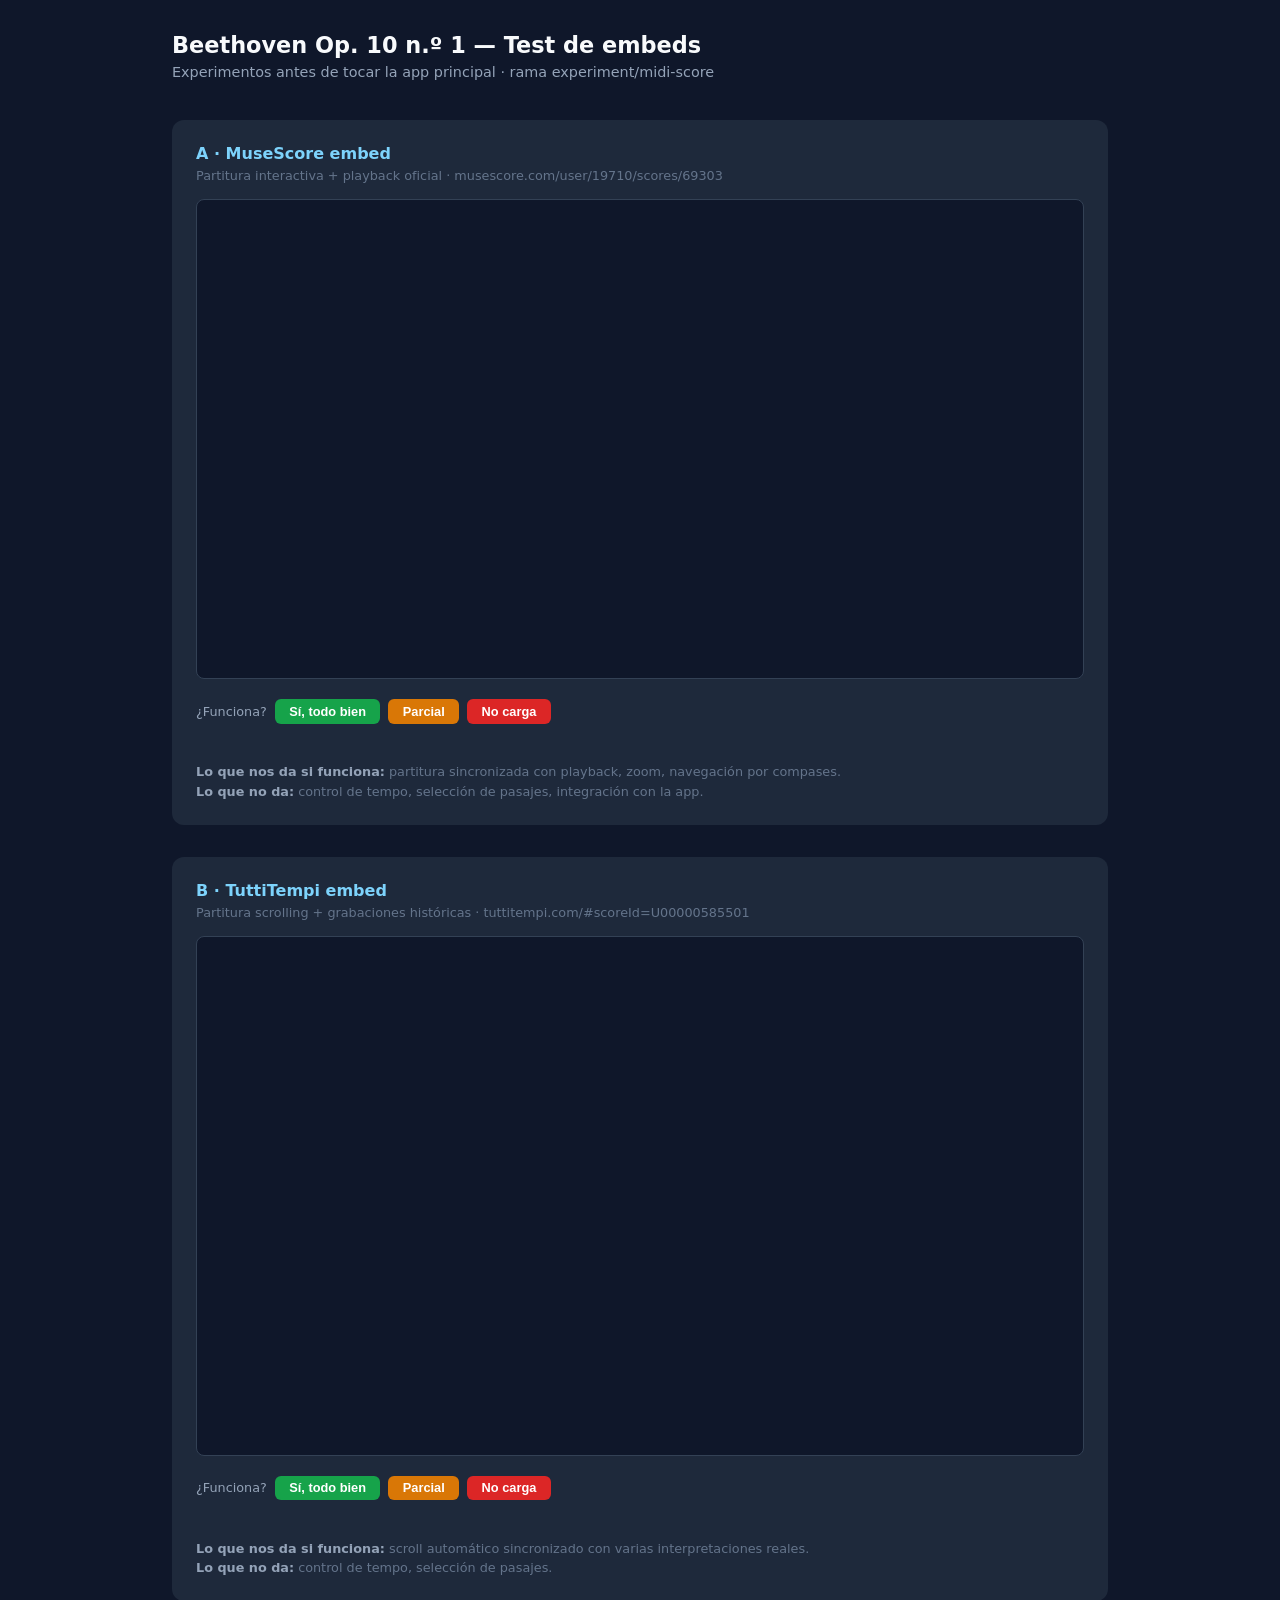
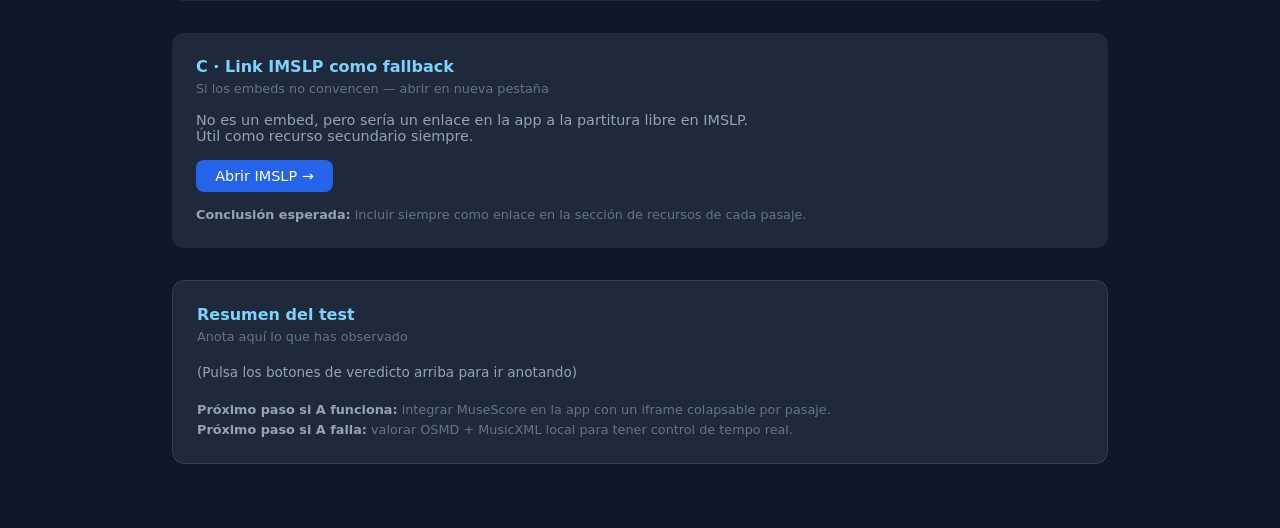
<file: test.html>
<!DOCTYPE html>
<html lang="es">
<head>
    <meta charset="UTF-8">
    <meta name="viewport" content="width=device-width, initial-scale=1.0">
    <title>Test — Score + MIDI embeds</title>
    <style>
        * { box-sizing: border-box; margin: 0; padding: 0; }
        body {
            font-family: system-ui, sans-serif;
            background: #0f172a;
            color: #e2e8f0;
            padding: 2rem;
            max-width: 1000px;
            margin: 0 auto;
        }
        h1 { font-size: 1.4rem; margin-bottom: 0.4rem; color: #f8fafc; }
        .subtitle { color: #94a3b8; font-size: 0.9rem; margin-bottom: 2.5rem; }

        .test-block {
            background: #1e293b;
            border-radius: 12px;
            padding: 1.5rem;
            margin-bottom: 2rem;
        }
        .test-block h2 {
            font-size: 1rem;
            font-weight: 600;
            color: #7dd3fc;
            margin-bottom: 0.3rem;
        }
        .test-block .meta {
            font-size: 0.8rem;
            color: #64748b;
            margin-bottom: 1rem;
        }
        .verdict {
            display: flex;
            gap: 0.5rem;
            flex-wrap: wrap;
            margin-top: 1rem;
        }
        .verdict label { font-size: 0.8rem; color: #94a3b8; align-self: center; }
        .verdict button {
            padding: 0.3rem 0.9rem;
            border-radius: 6px;
            border: none;
            cursor: pointer;
            font-size: 0.8rem;
            font-weight: 600;
        }
        .btn-ok  { background: #16a34a; color: white; }
        .btn-ko  { background: #dc2626; color: white; }
        .btn-mid { background: #d97706; color: white; }
        .result-text {
            font-size: 0.85rem;
            color: #fbbf24;
            margin-top: 0.6rem;
            min-height: 1.2em;
        }

        iframe {
            width: 100%;
            border-radius: 8px;
            border: 1px solid #334155;
            background: #0f172a;
        }

        .note {
            font-size: 0.8rem;
            color: #64748b;
            margin-top: 0.8rem;
            line-height: 1.5;
        }
        .note strong { color: #94a3b8; }
    </style>
</head>
<body>
    <h1>Beethoven Op. 10 n.º 1 — Test de embeds</h1>
    <p class="subtitle">Experimentos antes de tocar la app principal · rama experiment/midi-score</p>

    <!-- TEST 1: MuseScore embed -->
    <div class="test-block">
        <h2>A · MuseScore embed</h2>
        <p class="meta">Partitura interactiva + playback oficial · musescore.com/user/19710/scores/69303</p>

        <iframe
            src="https://musescore.com/user/19710/scores/69303/embed"
            height="480"
            allowfullscreen
            allow="autoplay; fullscreen">
        </iframe>

        <div class="verdict">
            <label>¿Funciona?</label>
            <button class="btn-ok"  onclick="log('A','✅ Funciona — partitura + playback visible')">Sí, todo bien</button>
            <button class="btn-mid" onclick="log('A','⚠️ Parcial — carga pero playback bloqueado/paywall')">Parcial</button>
            <button class="btn-ko"  onclick="log('A','❌ No carga / iframe bloqueado')">No carga</button>
        </div>
        <p class="result-text" id="result-A"></p>
        <p class="note">
            <strong>Lo que nos da si funciona:</strong> partitura sincronizada con playback, zoom, navegación por compases.<br>
            <strong>Lo que no da:</strong> control de tempo, selección de pasajes, integración con la app.
        </p>
    </div>

    <!-- TEST 2: TuttiTempi embed -->
    <div class="test-block">
        <h2>B · TuttiTempi embed</h2>
        <p class="meta">Partitura scrolling + grabaciones históricas · tuttitempi.com/#scoreId=U00000585501</p>

        <iframe
            src="https://tuttitempi.com/#scoreId=U00000585501"
            height="520"
            allowfullscreen
            allow="autoplay; fullscreen">
        </iframe>

        <div class="verdict">
            <label>¿Funciona?</label>
            <button class="btn-ok"  onclick="log('B','✅ Funciona — partitura scrolling + audio visible')">Sí, todo bien</button>
            <button class="btn-mid" onclick="log('B','⚠️ Parcial — carga la web pero no embebida correctamente')">Parcial</button>
            <button class="btn-ko"  onclick="log('B','❌ No carga / X-Frame-Options bloquea el iframe')">No carga</button>
        </div>
        <p class="result-text" id="result-B"></p>
        <p class="note">
            <strong>Lo que nos da si funciona:</strong> scroll automático sincronizado con varias interpretaciones reales.<br>
            <strong>Lo que no da:</strong> control de tempo, selección de pasajes.
        </p>
    </div>

    <!-- TEST 3: IMSLP direct link (fallback) -->
    <div class="test-block">
        <h2>C · Link IMSLP como fallback</h2>
        <p class="meta">Si los embeds no convencen — abrir en nueva pestaña</p>
        <p style="margin-bottom:1rem; font-size:0.9rem; color:#94a3b8;">
            No es un embed, pero sería un enlace en la app a la partitura libre en IMSLP.<br>
            Útil como recurso secundario siempre.
        </p>
        <a href="https://imslp.org/wiki/Piano_Sonata_No.5%2C_Op.10_No.1_(Beethoven%2C_Ludwig_van)"
           target="_blank"
           style="display:inline-block; background:#2563eb; color:white; padding:0.5rem 1.2rem;
                  border-radius:8px; text-decoration:none; font-size:0.9rem;">
            Abrir IMSLP →
        </a>
        <p class="note" style="margin-top:0.8rem;">
            <strong>Conclusión esperada:</strong> incluir siempre como enlace en la sección de recursos de cada pasaje.
        </p>
    </div>

    <!-- Resumen -->
    <div class="test-block" style="border: 1px solid #334155;">
        <h2>Resumen del test</h2>
        <p class="meta">Anota aquí lo que has observado</p>
        <div id="summary" style="font-size:0.85rem; line-height:1.8; color:#94a3b8;">
            (Pulsa los botones de veredicto arriba para ir anotando)
        </div>
        <p class="note" style="margin-top:1rem;">
            <strong>Próximo paso si A funciona:</strong> integrar MuseScore en la app con un iframe colapsable por pasaje.<br>
            <strong>Próximo paso si A falla:</strong> valorar OSMD + MusicXML local para tener control de tempo real.
        </p>
    </div>

    <script>
        const results = {};
        function log(id, msg) {
            results[id] = msg;
            document.getElementById('result-' + id).textContent = msg;
            // update summary
            const lines = Object.entries(results).map(([k,v]) => `<b>${k}:</b> ${v}`);
            document.getElementById('summary').innerHTML = lines.join('<br>') || '(sin resultados aún)';
        }
    </script>
</body>
</html>
</file>
